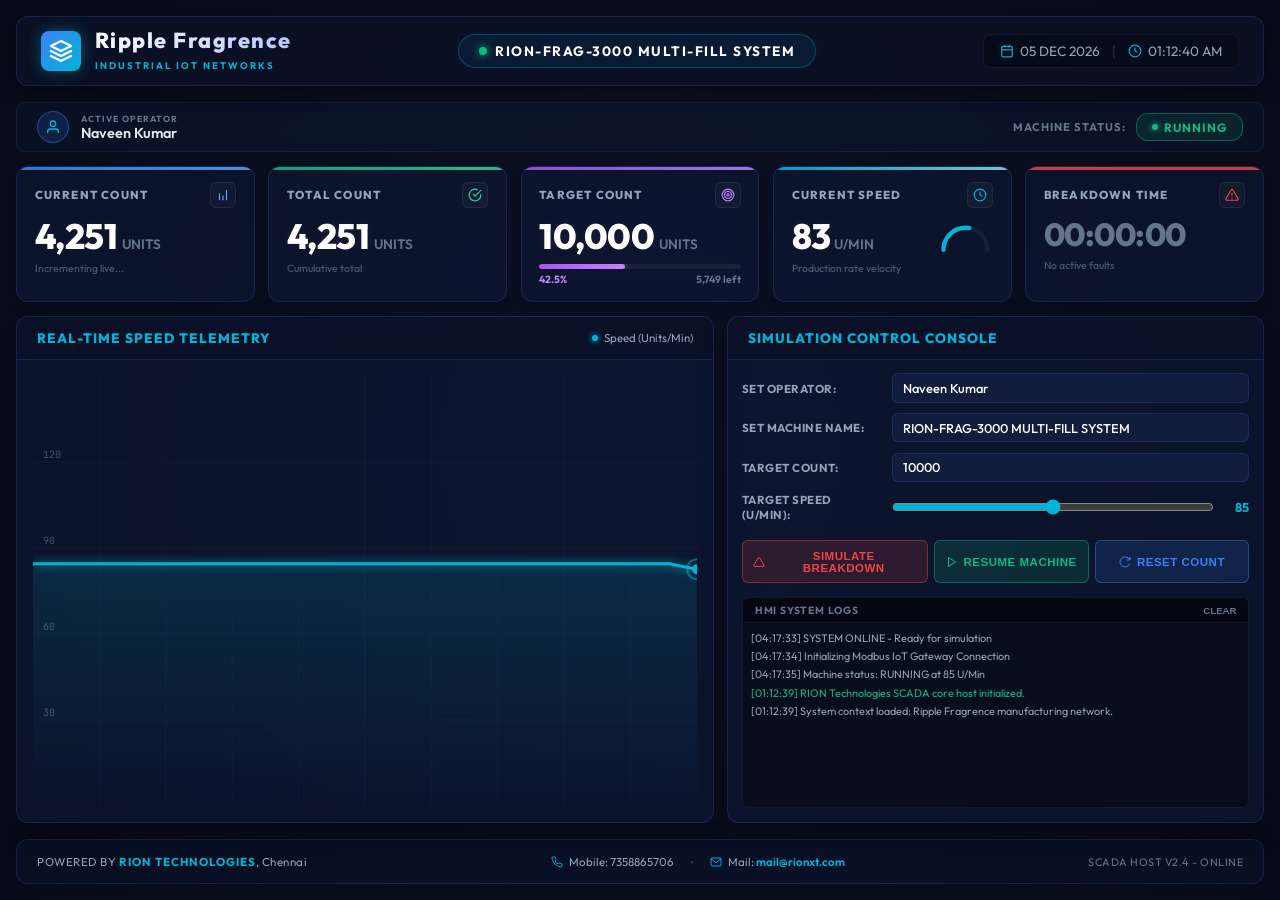
<file: index.html>
<!DOCTYPE html>
<html lang="en" data-theme="dark">
<head>
  <meta charset="UTF-8">
  <meta name="viewport" content="width=device-width, initial-scale=1.0">
  <title>IoT HMI Dashboard - Ripple Fragrence</title>
  <!-- Google Fonts: Outfit for sleek modern headers, JetBrains Mono for industrial numbers -->
  <link rel="preconnect" href="https://fonts.googleapis.com">
  <link rel="preconnect" href="https://fonts.gstatic.com" crossorigin>
  <link href="https://fonts.googleapis.com/css2?family=Outfit:wght@300;400;500;600;700;800&family=JetBrains+Mono:wght@400;500;700;800&display=swap" rel="stylesheet">
  <link rel="stylesheet" href="style.css">
</head>
<body>
  <div class="hmi-container">
    <!-- Header Block -->
    <header class="hmi-header">
      <div class="header-left">
        <div class="company-logo">
          <svg viewBox="0 0 24 24" fill="none" stroke="currentColor" stroke-width="2.5" class="logo-icon">
            <path d="M12 2L2 7l10 5 10-5-10-5zM2 17l10 5 10-5M2 12l10 5 10-5" stroke-linecap="round" stroke-linejoin="round"/>
          </svg>
        </div>
        <div class="company-brand">
          <h1 id="company-name">Ripple Fragrence</h1>
          <span class="brand-tag">INDUSTRIAL IOT NETWORKS</span>
        </div>
      </div>
      
      <div class="header-center">
        <div class="machine-status-tag" id="header-status-badge">
          <span class="status-pulse pulse-running"></span>
          <span id="machine-name-display">RION-FRAG-3000 MULTI-FILL SYSTEM</span>
        </div>
      </div>

      <div class="header-right font-mono">
        <div class="header-datetime">
          <div class="datetime-item">
            <svg viewBox="0 0 24 24" fill="none" stroke="currentColor" stroke-width="2" class="dt-icon">
              <rect x="3" y="4" width="18" height="18" rx="2" ry="2"></rect>
              <line x1="16" y1="2" x2="16" y2="6"></line>
              <line x1="8" y1="2" x2="8" y2="6"></line>
              <line x1="3" y1="10" x2="21" y2="10"></line>
            </svg>
            <span id="live-date">05 JUN 2026</span>
          </div>
          <div class="datetime-separator">|</div>
          <div class="datetime-item">
            <svg viewBox="0 0 24 24" fill="none" stroke="currentColor" stroke-width="2" class="dt-icon">
              <circle cx="12" cy="12" r="10"></circle>
              <polyline points="12 6 12 12 16 14"></polyline>
            </svg>
            <span id="live-time">04:21:05 PM</span>
          </div>
        </div>
      </div>
    </header>

    <!-- HMI Body -->
    <main class="hmi-body">
      <!-- Operator and Core Status Subheader -->
      <section class="hmi-operator-bar">
        <div class="operator-profile">
          <div class="avatar">
            <svg viewBox="0 0 24 24" fill="none" stroke="currentColor" stroke-width="2">
              <path d="M20 21v-2a4 4 0 0 0-4-4H8a4 4 0 0 0-4 4v2"></path>
              <circle cx="12" cy="7" r="4"></circle>
            </svg>
          </div>
          <div class="operator-details">
            <span class="label">ACTIVE OPERATOR</span>
            <span class="value" id="operator-name-display">Naveen Kumar</span>
          </div>
        </div>

        <div class="system-status-indicator">
          <span class="status-indicator-label">MACHINE STATUS:</span>
          <div class="status-pill status-running" id="machine-status-pill">
            <span class="status-dot"></span>
            <span class="status-text" id="machine-status-text">RUNNING</span>
          </div>
        </div>
      </section>

      <!-- Primary Telemetry Grid -->
      <section class="hmi-grid">
        <!-- Telemetry Cards Area -->
        <div class="telemetry-cards">
          <!-- Card: Current Count -->
          <div class="t-card count-card">
            <div class="card-edge-glow"></div>
            <div class="card-header">
              <span class="card-title">CURRENT COUNT</span>
              <div class="card-icon">
                <svg viewBox="0 0 24 24" fill="none" stroke="currentColor" stroke-width="2">
                  <path d="M12 20v-6M6 20V10M18 20V4" stroke-linecap="round" stroke-linejoin="round"/>
                </svg>
              </div>
            </div>
            <div class="card-body">
              <div class="value-container font-mono">
                <span class="value-number" id="val-current-count">0</span>
                <span class="value-unit">Units</span>
              </div>
              <div class="card-footer-info">
                <span>Incrementing live...</span>
              </div>
            </div>
          </div>

          <!-- Card: Total Count -->
          <div class="t-card total-card">
            <div class="card-edge-glow"></div>
            <div class="card-header">
              <span class="card-title">TOTAL COUNT</span>
              <div class="card-icon">
                <svg viewBox="0 0 24 24" fill="none" stroke="currentColor" stroke-width="2">
                  <path d="M22 11.08V12a10 10 0 1 1-5.93-9.14" stroke-linecap="round"/>
                  <polyline points="22 4 12 14.01 9 11.01" stroke-linecap="round" stroke-linejoin="round"/>
                </svg>
              </div>
            </div>
            <div class="card-body">
              <div class="value-container font-mono">
                <span class="value-number" id="val-total-count">4,250</span>
                <span class="value-unit">Units</span>
              </div>
              <div class="card-footer-info">
                <span>Cumulative total</span>
              </div>
            </div>
          </div>

          <!-- Card: Target Count -->
          <div class="t-card target-card">
            <div class="card-edge-glow"></div>
            <div class="card-header">
              <span class="card-title">TARGET COUNT</span>
              <div class="card-icon">
                <svg viewBox="0 0 24 24" fill="none" stroke="currentColor" stroke-width="2">
                  <circle cx="12" cy="12" r="10"></circle>
                  <circle cx="12" cy="12" r="6"></circle>
                  <circle cx="12" cy="12" r="2"></circle>
                </svg>
              </div>
            </div>
            <div class="card-body">
              <div class="value-container font-mono">
                <span class="value-number" id="val-target-count">10,000</span>
                <span class="value-unit">Units</span>
              </div>
              <div class="progress-container">
                <div class="progress-bar-bg">
                  <div class="progress-bar-fill" id="target-progress-bar" style="width: 42.5%;"></div>
                </div>
                <div class="progress-labels">
                  <span class="progress-percentage" id="target-progress-pct">42.5%</span>
                  <span class="progress-remaining" id="target-remaining-count">5,750 left</span>
                </div>
              </div>
            </div>
          </div>

          <!-- Card: Current Machine Speed -->
          <div class="t-card speed-card">
            <div class="card-edge-glow"></div>
            <div class="card-header">
              <span class="card-title">CURRENT SPEED</span>
              <div class="card-icon">
                <svg viewBox="0 0 24 24" fill="none" stroke="currentColor" stroke-width="2">
                  <circle cx="12" cy="12" r="10"></circle>
                  <path d="M12 6v6l4 2"></path>
                </svg>
              </div>
            </div>
            <div class="card-body">
              <div class="speedometer-layout">
                <div class="speed-value font-mono">
                  <span class="value-number" id="val-machine-speed">85</span>
                  <span class="value-unit">U/Min</span>
                </div>
                <div class="speed-gauge-wrapper">
                  <svg viewBox="0 0 100 50" class="gauge-svg">
                    <path d="M10,50 A40,40 0 0,1 90,50" fill="none" stroke="rgba(255,255,255,0.05)" stroke-width="8" stroke-linecap="round"></path>
                    <path id="gauge-fill-arc" d="M10,50 A40,40 0 0,1 90,50" fill="none" stroke="var(--cyan-neon)" stroke-width="8" stroke-linecap="round" stroke-dasharray="125.6" stroke-dashoffset="125.6"></path>
                  </svg>
                </div>
              </div>
              <div class="card-footer-info">
                <span>Production rate velocity</span>
              </div>
            </div>
          </div>

          <!-- Card: Breakdown Time -->
          <div class="t-card breakdown-card">
            <div class="card-edge-glow"></div>
            <div class="card-header">
              <span class="card-title">BREAKDOWN TIME</span>
              <div class="card-icon">
                <svg viewBox="0 0 24 24" fill="none" stroke="currentColor" stroke-width="2">
                  <path d="M10.29 3.86L1.82 18a2 2 0 0 0 1.71 3h16.94a2 2 0 0 0 1.71-3L13.71 3.86a2 2 0 0 0-3.42 0z" stroke-linecap="round" stroke-linejoin="round"/>
                  <line x1="12" y1="9" x2="12" y2="13" stroke-linecap="round"/>
                  <line x1="12" y1="17" x2="12.01" y2="17" stroke-linecap="round"/>
                </svg>
              </div>
            </div>
            <div class="card-body">
              <div class="value-container font-mono">
                <span class="value-number status-normal" id="val-breakdown-time">00:00:00</span>
              </div>
              <div class="card-footer-info">
                <span id="breakdown-status-label">No active faults</span>
              </div>
            </div>
          </div>
        </div>

        <!-- Visual Analytics & Control Center -->
        <div class="visual-analytics">
          <!-- Real-time telemetry chart -->
          <div class="hmi-panel chart-panel">
            <div class="panel-header">
              <h3>REAL-TIME SPEED TELEMETRY</h3>
              <div class="panel-header-controls">
                <span class="legend font-mono"><span class="legend-dot bg-cyan"></span>Speed (Units/Min)</span>
              </div>
            </div>
            <div class="panel-body chart-body">
              <canvas id="live-telemetry-chart"></canvas>
            </div>
          </div>

          <!-- Simulation & Operation Panel -->
          <div class="hmi-panel control-panel">
            <div class="panel-header">
              <h3>SIMULATION CONTROL CONSOLE</h3>
            </div>
            <div class="panel-body console-body">
              <!-- Controls grid -->
              <div class="console-controls">
                <div class="control-row">
                  <label for="input-operator">Set Operator:</label>
                  <input type="text" id="input-operator" value="Naveen Kumar">
                </div>
                
                <div class="control-row">
                  <label for="input-machine">Set Machine Name:</label>
                  <input type="text" id="input-machine" value="RION-FRAG-3000 MULTI-FILL SYSTEM">
                </div>

                <div class="control-row">
                  <label for="input-target">Target Count:</label>
                  <input type="number" id="input-target" value="10000" min="100" max="1000000" step="500">
                </div>

                <div class="control-row">
                  <label for="input-speed-setpoint">Target Speed (U/Min):</label>
                  <div class="slider-wrapper">
                    <input type="range" id="input-speed-setpoint" min="20" max="150" value="85">
                    <span id="speed-setpoint-label" class="font-mono">85</span>
                  </div>
                </div>

                <div class="action-buttons">
                  <button class="hmi-btn btn-warning" id="btn-simulate-breakdown">
                    <svg viewBox="0 0 24 24" fill="none" stroke="currentColor" stroke-width="2" class="btn-icon">
                      <path d="M10.29 3.86L1.82 18a2 2 0 0 0 1.71 3h16.94a2 2 0 0 0 1.71-3L13.71 3.86a2 2 0 0 0-3.42 0z"/>
                    </svg>
                    Simulate Breakdown
                  </button>
                  <button class="hmi-btn btn-success" id="btn-resume-normal">
                    <svg viewBox="0 0 24 24" fill="none" stroke="currentColor" stroke-width="2" class="btn-icon">
                      <polygon points="5 3 19 12 5 21 5 3"/>
                    </svg>
                    Resume Machine
                  </button>
                  <button class="hmi-btn btn-primary" id="btn-reset-counter">
                    <svg viewBox="0 0 24 24" fill="none" stroke="currentColor" stroke-width="2" class="btn-icon">
                      <path d="M21.5 2v6h-6M21.34 15.57a10 10 0 1 1-.57-8.38l5.67-5.67"/>
                    </svg>
                    Reset Count
                  </button>
                </div>
              </div>

              <!-- Live Log -->
              <div class="console-logs">
                <div class="log-header">
                  <span>HMI SYSTEM LOGS</span>
                  <button id="clear-logs-btn">Clear</button>
                </div>
                <div class="log-list font-mono" id="log-console">
                  <div class="log-item">[04:17:33] SYSTEM ONLINE - Ready for simulation</div>
                  <div class="log-item">[04:17:34] Initializing Modbus IoT Gateway Connection</div>
                  <div class="log-item">[04:17:35] Machine status: RUNNING at 85 U/Min</div>
                </div>
              </div>
            </div>
          </div>
        </div>
      </section>
    </main>

    <!-- Footer -->
    <footer class="hmi-footer">
      <div class="footer-left">
        <span class="powered-by">POWERED BY <strong class="rion-text">RION TECHNOLOGIES</strong>, Chennai</span>
      </div>
      
      <div class="footer-center">
        <div class="contact-item">
          <svg viewBox="0 0 24 24" fill="none" stroke="currentColor" stroke-width="2" class="footer-icon">
            <path d="M22 16.92v3a2 2 0 0 1-2.18 2 19.79 19.79 0 0 1-8.63-3.07 19.5 19.5 0 0 1-6-6 19.79 19.79 0 0 1-3.07-8.67A2 2 0 0 1 4.11 2h3a2 2 0 0 1 2 1.72 12.84 12.84 0 0 0 .7 2.81 2 2 0 0 1-.45 2.11L8.09 9.91a16 16 0 0 0 6 6l1.27-1.27a2 2 0 0 1 2.11-.45 12.84 12.84 0 0 0 2.81.7A2 2 0 0 1 22 16.92z"/>
          </svg>
          <span class="contact-value">Mobile: 7358865706</span>
        </div>
        <div class="footer-separator">•</div>
        <div class="contact-item">
          <svg viewBox="0 0 24 24" fill="none" stroke="currentColor" stroke-width="2" class="footer-icon">
            <path d="M4 4h16c1.1 0 2 .9 2 2v12c0 1.1-.9 2-2 2H4c-1.1 0-2-.9-2-2V6c0-1.1.9-2 2-2z"/>
            <polyline points="22,6 12,13 2,6"/>
          </svg>
          <span class="contact-value">Mail: <a href="mailto:mail@rionxt.com">mail@rionxt.com</a></span>
        </div>
      </div>

      <div class="footer-right">
        <span class="system-ver font-mono">SCADA HOST V2.4 - ONLINE</span>
      </div>
    </footer>
  </div>

  <script src="app.js"></script>
</body>
</html>
</file>
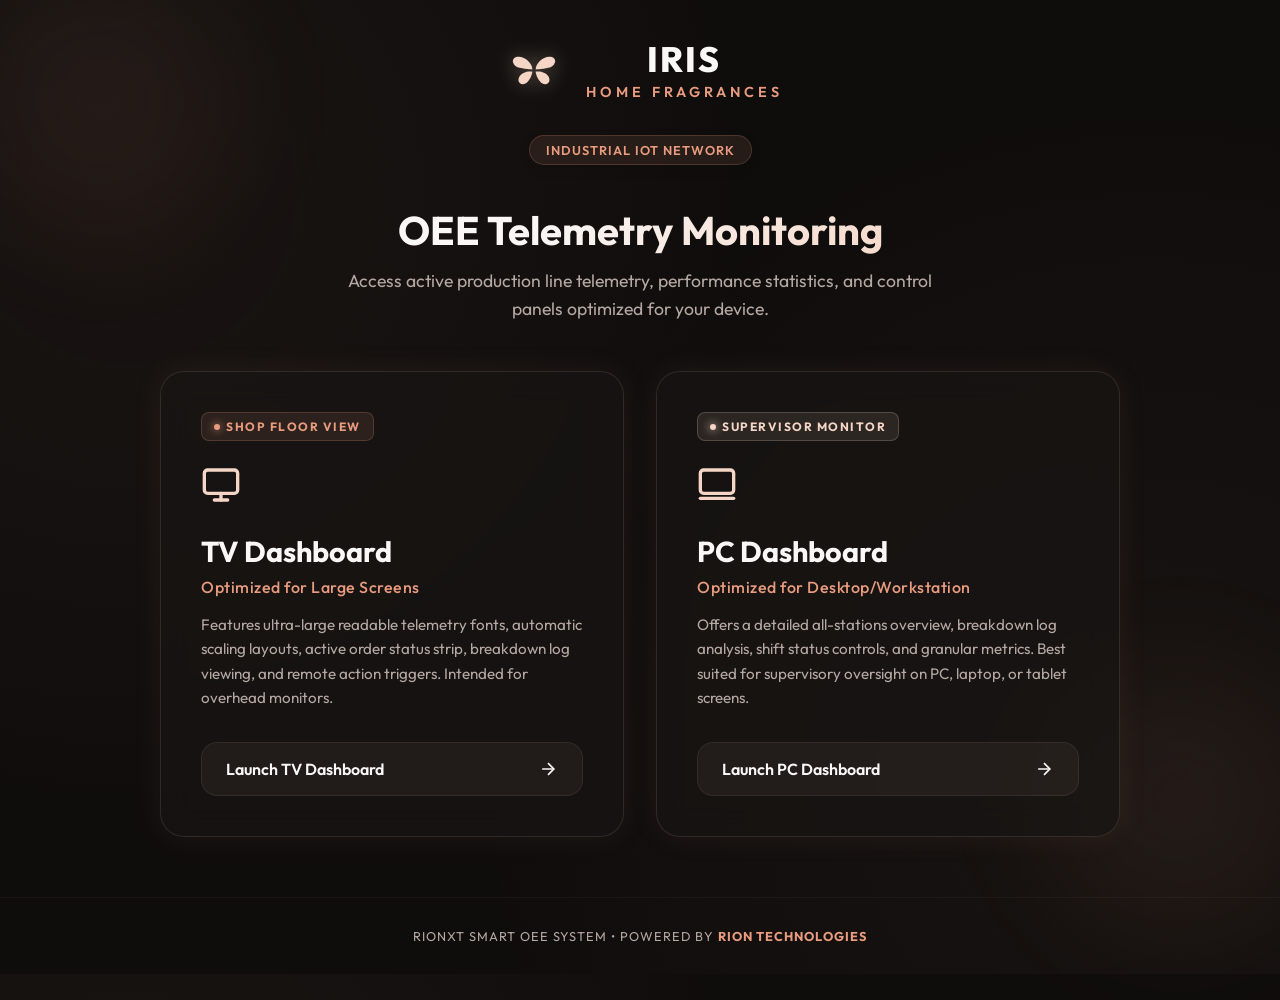
<file: RIPPLE_IOT_MASTER/index.html>
<!DOCTYPE html>
<html lang="en">
<head>
  <meta charset="UTF-8">
  <meta name="viewport" content="width=device-width, initial-scale=1.0">
  <title>IRIS IoT OEE Monitoring Portal</title>
  <meta name="description" content="Industrial IoT HMI and OEE Monitoring Dashboards for Ripple Fragrances. Select between the TV Display and PC Monitor views.">
  
  <!-- Google Fonts: Outfit for sleek modern headers -->
  <link rel="preconnect" href="https://fonts.googleapis.com">
  <link rel="preconnect" href="https://fonts.gstatic.com" crossorigin>
  <link href="https://fonts.googleapis.com/css2?family=Outfit:wght@300;400;500;600;700;800&display=swap" rel="stylesheet">

  <style>
    :root {
      --bg-dark: #0f0d0c;
      --bg-panel: rgba(26, 22, 20, 0.65);
      --bg-panel-hover: rgba(36, 30, 27, 0.85);
      --border-color: rgba(245, 214, 198, 0.12);
      --border-color-hover: rgba(245, 214, 198, 0.3);
      --primary-peach: #f5d6c6;
      --accent-peach: #e89b7e;
      --text-white: #faf8f7;
      --text-muted: #b5a8a3;
      --radius-md: 16px;
      --radius-lg: 24px;
      --transition-smooth: all 0.4s cubic-bezier(0.16, 1, 0.3, 1);
      --shadow-glow: 0 0 30px rgba(232, 155, 126, 0.08);
      --shadow-glow-hover: 0 0 40px rgba(232, 155, 126, 0.18);
    }

    * {
      box-sizing: border-box;
      margin: 0;
      padding: 0;
    }

    body {
      background-color: var(--bg-dark);
      background-image: 
        radial-gradient(circle at 10% 20%, rgba(232, 155, 126, 0.05) 0%, transparent 45%),
        radial-gradient(circle at 90% 80%, rgba(232, 155, 126, 0.04) 0%, transparent 50%);
      color: var(--text-white);
      font-family: 'Outfit', sans-serif;
      min-height: 100vh;
      display: flex;
      flex-direction: column;
      justify-content: space-between;
      align-items: center;
      overflow-x: hidden;
    }

    /* Ambient Glowing Orbs */
    .glow-orb {
      position: absolute;
      width: 400px;
      height: 400px;
      border-radius: 50%;
      background: radial-gradient(circle, rgba(232, 155, 126, 0.08) 0%, transparent 70%);
      pointer-events: none;
      z-index: 1;
      filter: blur(40px);
    }
    .glow-orb-1 { top: -100px; left: -100px; }
    .glow-orb-2 { bottom: -100px; right: -100px; }

    header {
      width: 100%;
      max-width: 1200px;
      padding: 40px 24px 20px;
      display: flex;
      flex-direction: column;
      align-items: center;
      text-align: center;
      z-index: 10;
    }

    .brand-container {
      display: flex;
      align-items: center;
      gap: 16px;
      margin-bottom: 24px;
    }

    .brand-logo-svg {
      width: 72px;
      height: 55px;
      fill: var(--primary-peach);
      filter: drop-shadow(0 0 10px rgba(245, 214, 198, 0.35));
      animation: pulseLogo 3s ease-in-out infinite alternate;
    }

    .brand-text h1 {
      font-size: 2.2rem;
      font-weight: 800;
      letter-spacing: 2px;
      color: var(--text-white);
      text-transform: uppercase;
      line-height: 1.1;
    }

    .brand-text span {
      font-size: 0.9rem;
      color: var(--accent-peach);
      letter-spacing: 4px;
      font-weight: 600;
      text-transform: uppercase;
      display: block;
      margin-top: 4px;
    }

    .header-tag {
      background: rgba(232, 155, 126, 0.1);
      border: 1px solid rgba(232, 155, 126, 0.2);
      color: var(--accent-peach);
      padding: 6px 16px;
      border-radius: 30px;
      font-size: 0.8rem;
      font-weight: 600;
      letter-spacing: 1px;
      text-transform: uppercase;
      margin-top: 10px;
      box-shadow: 0 4px 12px rgba(0, 0, 0, 0.1);
    }

    .portal-main {
      flex: 1;
      width: 100%;
      max-width: 1200px;
      display: flex;
      flex-direction: column;
      justify-content: center;
      align-items: center;
      padding: 20px 24px 60px;
      z-index: 10;
    }

    .portal-title-block {
      text-align: center;
      margin-bottom: 48px;
    }

    .portal-title-block h2 {
      font-size: 2.5rem;
      font-weight: 700;
      color: var(--text-white);
      margin-bottom: 12px;
      background: linear-gradient(135deg, var(--text-white) 30%, var(--primary-peach) 100%);
      -webkit-background-clip: text;
      -webkit-text-fill-color: transparent;
    }

    .portal-title-block p {
      color: var(--text-muted);
      font-size: 1.1rem;
      max-width: 600px;
      margin: 0 auto;
      line-height: 1.6;
    }

    .portal-grid {
      display: grid;
      grid-template-columns: 1fr;
      gap: 32px;
      width: 100%;
      max-width: 960px;
    }

    @media (min-width: 768px) {
      .portal-grid {
        grid-template-columns: 1fr 1fr;
      }
    }

    .portal-card {
      background: var(--bg-panel);
      backdrop-filter: blur(16px);
      -webkit-backdrop-filter: blur(16px);
      border: 1px solid var(--border-color);
      border-radius: var(--radius-lg);
      padding: 40px;
      display: flex;
      flex-direction: column;
      justify-content: space-between;
      transition: var(--transition-smooth);
      position: relative;
      overflow: hidden;
      box-shadow: var(--shadow-glow);
      cursor: pointer;
    }

    .portal-card::before {
      content: '';
      position: absolute;
      top: 0;
      left: 0;
      width: 100%;
      height: 100%;
      background: linear-gradient(180deg, rgba(232, 155, 126, 0.03) 0%, transparent 100%);
      opacity: 0;
      transition: var(--transition-smooth);
    }

    .portal-card:hover {
      transform: translateY(-8px);
      border-color: var(--border-color-hover);
      box-shadow: var(--shadow-glow-hover);
      background: var(--bg-panel-hover);
    }

    .portal-card:hover::before {
      opacity: 1;
    }

    .card-badge {
      align-self: flex-start;
      padding: 6px 12px;
      border-radius: 8px;
      font-size: 0.75rem;
      font-weight: 700;
      letter-spacing: 1.5px;
      text-transform: uppercase;
      margin-bottom: 24px;
      display: flex;
      align-items: center;
      gap: 6px;
    }

    .badge-tv {
      background: rgba(232, 155, 126, 0.1);
      border: 1px solid rgba(232, 155, 126, 0.2);
      color: var(--accent-peach);
    }

    .badge-pc {
      background: rgba(245, 214, 198, 0.1);
      border: 1px solid rgba(245, 214, 198, 0.2);
      color: var(--primary-peach);
    }

    .pulse-dot {
      width: 6px;
      height: 6px;
      background-color: currentColor;
      border-radius: 50%;
      display: inline-block;
      box-shadow: 0 0 8px currentColor;
      animation: pulseGlow 1.5s infinite alternate;
    }

    .card-content {
      margin-bottom: 32px;
    }

    .card-icon {
      margin-bottom: 24px;
      color: var(--primary-peach);
      transition: var(--transition-smooth);
    }

    .portal-card:hover .card-icon {
      transform: scale(1.1);
      color: var(--accent-peach);
    }

    .card-content h3 {
      font-size: 1.8rem;
      font-weight: 700;
      color: var(--text-white);
      margin-bottom: 8px;
    }

    .card-content h4 {
      font-size: 1rem;
      font-weight: 500;
      color: var(--accent-peach);
      margin-bottom: 16px;
      letter-spacing: 0.5px;
    }

    .card-content p {
      color: var(--text-muted);
      font-size: 0.95rem;
      line-height: 1.6;
    }

    .card-action {
      display: flex;
      align-items: center;
      justify-content: space-between;
      font-weight: 600;
      font-size: 1rem;
      color: var(--text-white);
      padding: 16px 24px;
      border-radius: var(--radius-md);
      background: rgba(245, 214, 198, 0.05);
      border: 1px solid rgba(245, 214, 198, 0.08);
      transition: var(--transition-smooth);
    }

    .portal-card:hover .card-action {
      background: var(--accent-peach);
      color: #0f0d0c;
      border-color: var(--accent-peach);
      box-shadow: 0 8px 24px rgba(232, 155, 126, 0.25);
    }

    .arrow-icon {
      width: 20px;
      height: 20px;
      fill: none;
      stroke: currentColor;
      stroke-width: 2;
      transition: var(--transition-smooth);
    }

    .portal-card:hover .arrow-icon {
      transform: translateX(4px);
    }

    footer {
      padding: 30px;
      color: var(--text-muted);
      font-size: 0.8rem;
      letter-spacing: 1px;
      text-transform: uppercase;
      text-align: center;
      border-top: 1px solid rgba(245, 214, 198, 0.04);
      width: 100%;
      z-index: 10;
    }

    footer strong {
      color: var(--accent-peach);
    }

    @keyframes pulseLogo {
      from {
        transform: scale(1);
        filter: drop-shadow(0 0 10px rgba(245, 214, 198, 0.3));
      }
      to {
        transform: scale(1.03);
        filter: drop-shadow(0 0 16px rgba(245, 214, 198, 0.55));
      }
    }

    @keyframes pulseGlow {
      from { opacity: 0.4; }
      to { opacity: 1; }
    }
  </style>
</head>
<body>
  
  <div class="glow-orb glow-orb-1"></div>
  <div class="glow-orb glow-orb-2"></div>

  <header>
    <div class="brand-container">
      <svg class="brand-logo-svg" viewBox="0 0 100 100" xmlns="http://www.w3.org/2000/svg">
        <!-- Butterfly Wing Path from design -->
        <path d="M 47,48 C 47,38 35,25 22,25 C 9,25 8,38 20,44 C 30,47 47,48 47,48 Z" />
        <path d="M 53,48 C 53,38 65,25 78,25 C 91,25 92,38 80,44 C 70,47 53,48 53,48 Z" />
        <path d="M 47,52 C 47,58 40,75 30,75 C 20,75 18,62 30,55 C 38,50 47,52 47,52 Z" />
        <path d="M 53,52 C 53,58 60,75 70,75 C 80,75 82,62 70,55 C 62,50 53,52 53,52 Z" />
      </svg>
      <div class="brand-text">
        <h1>IRIS</h1>
        <span>home fragrances</span>
      </div>
    </div>
    <div class="header-tag">Industrial IoT Network</div>
  </header>

  <main class="portal-main">
    <div class="portal-title-block">
      <h2>OEE Telemetry Monitoring</h2>
      <p>Access active production line telemetry, performance statistics, and control panels optimized for your device.</p>
    </div>

    <div class="portal-grid">
      <!-- TV Dashboard Selection -->
      <div class="portal-card" onclick="window.location.href='./tv_dashboard/'">
        <div class="card-badge badge-tv">
          <span class="pulse-dot"></span> Shop Floor View
        </div>
        <div class="card-content">
          <div class="card-icon">
            <svg width="40" height="40" viewBox="0 0 24 24" fill="none" stroke="currentColor" stroke-width="2" stroke-linecap="round" stroke-linejoin="round">
              <rect x="2" y="3" width="20" height="14" rx="2" ry="2"/>
              <line x1="8" y1="21" x2="16" y2="21"/>
              <line x1="12" y1="17" x2="12" y2="21"/>
            </svg>
          </div>
          <h3>TV Dashboard</h3>
          <h4>Optimized for Large Screens</h4>
          <p>Features ultra-large readable telemetry fonts, automatic scaling layouts, active order status strip, breakdown log viewing, and remote action triggers. Intended for overhead monitors.</p>
        </div>
        <div class="card-action">
          <span>Launch TV Dashboard</span>
          <svg class="arrow-icon" viewBox="0 0 24 24">
            <line x1="5" y1="12" x2="19" y2="12"/>
            <polyline points="12 5 19 12 12 19"/>
          </svg>
        </div>
      </div>

      <!-- PC Dashboard Selection -->
      <div class="portal-card" onclick="window.location.href='./pc_dashboard/'">
        <div class="card-badge badge-pc">
          <span class="pulse-dot"></span> Supervisor Monitor
        </div>
        <div class="card-content">
          <div class="card-icon">
            <svg width="40" height="40" viewBox="0 0 24 24" fill="none" stroke="currentColor" stroke-width="2" stroke-linecap="round" stroke-linejoin="round">
              <rect x="2" y="3" width="20" height="14" rx="2" ry="2"/>
              <path d="M2 20h20"/>
            </svg>
          </div>
          <h3>PC Dashboard</h3>
          <h4>Optimized for Desktop/Workstation</h4>
          <p>Offers a detailed all-stations overview, breakdown log analysis, shift status controls, and granular metrics. Best suited for supervisory oversight on PC, laptop, or tablet screens.</p>
        </div>
        <div class="card-action">
          <span>Launch PC Dashboard</span>
          <svg class="arrow-icon" viewBox="0 0 24 24">
            <line x1="5" y1="12" x2="19" y2="12"/>
            <polyline points="12 5 19 12 12 19"/>
          </svg>
        </div>
      </div>
    </div>
  </main>

  <footer>
    RionXT Smart OEE System &bull; Powered by <strong>Rion Technologies</strong>
  </footer>

</body>
</html>
</file>
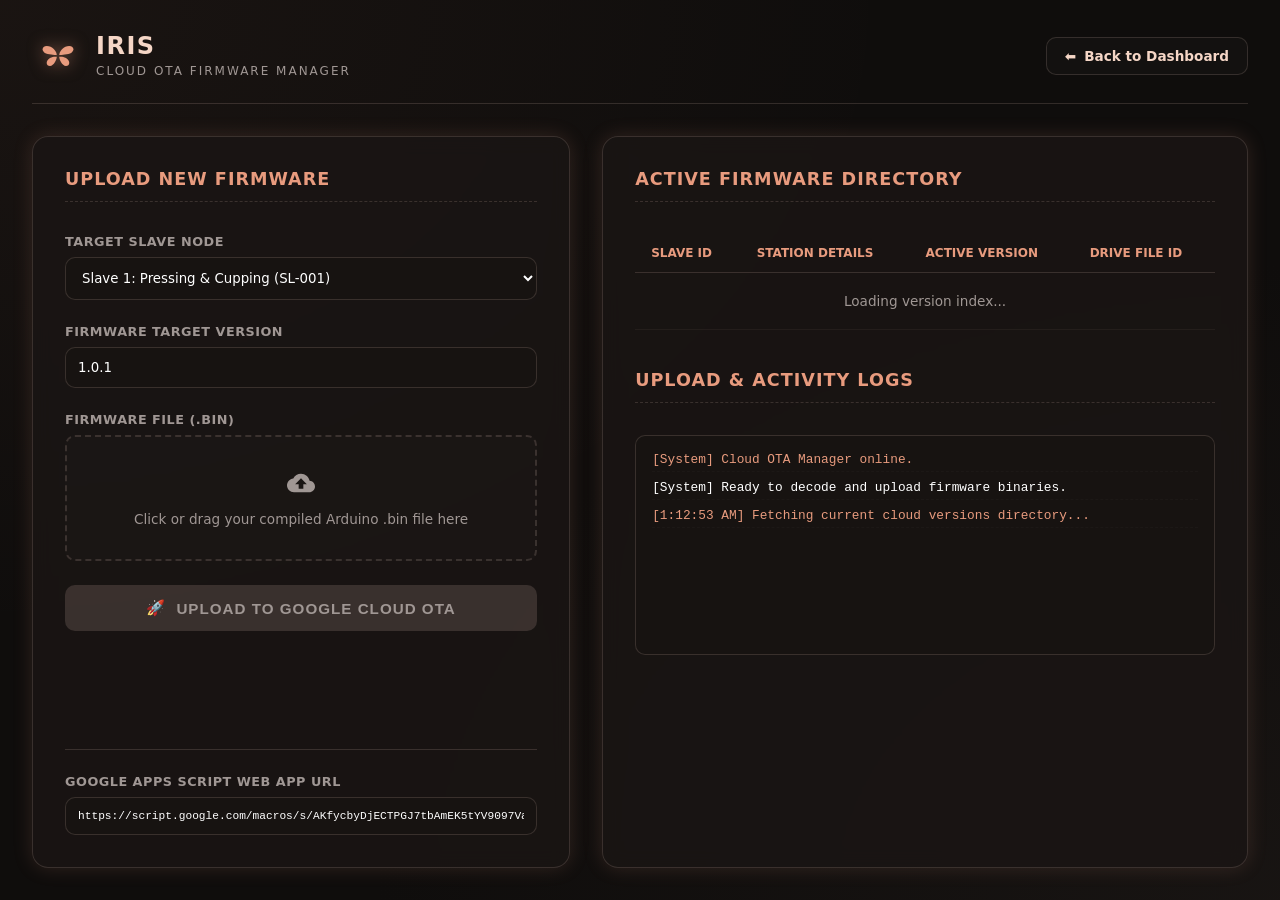
<file: RIPPLE_IOT_MASTER/ota.html>
<!DOCTYPE html>
<html lang="en">
<head>
  <meta charset="UTF-8">
  <meta name="viewport" content="width=device-width, initial-scale=1.0">
  <title>IRIS Ripple IoT - Cloud OTA Manager</title>
  <style>
    :root {
      --bg-dark: #0f0d0c;
      --bg-dark-accent: #171311;
      --bg-panel: rgba(26, 22, 20, 0.85);
      --border-color: rgba(245, 214, 198, 0.15);
      --text-white: #ffffff;
      --text-muted: #a09794;
      --accent-peach: #e89b7e;
      --primary-peach: #f5d6c6;
      --status-running: #10b981;
      --status-breakdown: #ef4448;
      --font-sans: 'Inter', system-ui, -apple-system, sans-serif;
      --font-mono: 'Fira Code', 'Courier New', monospace;
      --radius-md: 10px;
      --radius-lg: 16px;
      --transition-smooth: all 0.3s cubic-bezier(0.4, 0, 0.2, 1);
      --shadow-glow: 0 0 20px rgba(232, 155, 126, 0.15);
    }

    * {
      box-sizing: border-box;
      margin: 0;
      padding: 0;
    }

    body {
      background-color: var(--bg-dark);
      color: var(--text-white);
      font-family: var(--font-sans);
      min-height: 100vh;
      display: flex;
      flex-direction: column;
      padding: 2rem;
      background-image: 
        radial-gradient(at 0% 0%, rgba(232, 155, 126, 0.05) 0px, transparent 50%),
        radial-gradient(at 100% 100%, rgba(26, 22, 20, 0.8) 0px, transparent 50%);
    }

    header {
      display: flex;
      justify-content: space-between;
      align-items: center;
      border-bottom: 1px solid var(--border-color);
      padding-bottom: 1.5rem;
      margin-bottom: 2rem;
    }

    .brand-container {
      display: flex;
      align-items: center;
      gap: 12px;
    }

    .brand-logo-svg {
      width: 52px;
      height: 40px;
      fill: var(--accent-peach);
      filter: drop-shadow(0 0 8px rgba(232, 155, 126, 0.5));
    }

    .brand-text h1 {
      font-size: 1.5rem;
      font-weight: 700;
      letter-spacing: 1.5px;
      color: var(--primary-peach);
    }

    .brand-text span {
      font-size: 0.75rem;
      color: var(--text-muted);
      text-transform: uppercase;
      letter-spacing: 2px;
    }

    .back-btn {
      padding: 10px 18px;
      border: 1px solid var(--border-color);
      background: rgba(255, 255, 255, 0.02);
      color: var(--primary-peach);
      border-radius: var(--radius-md);
      cursor: pointer;
      text-decoration: none;
      font-size: 0.85rem;
      font-weight: 600;
      display: flex;
      align-items: center;
      gap: 8px;
      transition: var(--transition-smooth);
    }

    .back-btn:hover {
      border-color: var(--accent-peach);
      background: rgba(245, 214, 198, 0.05);
      transform: translateX(-2px);
    }

    .main-grid {
      display: grid;
      grid-template-columns: 1fr 1.2fr;
      gap: 2rem;
      flex: 1;
    }

    .panel {
      background: var(--bg-panel);
      border: 1px solid var(--border-color);
      border-radius: var(--radius-lg);
      padding: 2rem;
      display: flex;
      flex-direction: column;
      gap: 1.5rem;
      box-shadow: var(--shadow-glow);
      backdrop-filter: blur(10px);
    }

    .panel-title {
      font-size: 1.1rem;
      font-weight: 600;
      text-transform: uppercase;
      letter-spacing: 1px;
      color: var(--accent-peach);
      border-bottom: 1px dashed var(--border-color);
      padding-bottom: 0.75rem;
      margin-bottom: 0.5rem;
    }

    .form-group {
      display: flex;
      flex-direction: column;
      gap: 8px;
    }

    .form-group label {
      font-size: 0.8rem;
      color: var(--text-muted);
      text-transform: uppercase;
      letter-spacing: 0.5px;
      font-weight: 600;
    }

    .input-field, select {
      width: 100%;
      padding: 12px;
      background: var(--bg-dark-accent);
      border: 1px solid var(--border-color);
      border-radius: var(--radius-md);
      color: var(--text-white);
      outline: none;
      font-family: var(--font-sans);
      transition: var(--transition-smooth);
    }

    .input-field:focus, select:focus {
      border-color: var(--accent-peach);
      box-shadow: 0 0 10px rgba(232, 155, 126, 0.1);
    }

    .file-drop-area {
      border: 2px dashed var(--border-color);
      border-radius: var(--radius-md);
      padding: 2rem;
      text-align: center;
      cursor: pointer;
      background: rgba(255, 255, 255, 0.01);
      transition: var(--transition-smooth);
    }

    .file-drop-area:hover, .file-drop-area.dragover {
      border-color: var(--accent-peach);
      background: rgba(232, 155, 126, 0.03);
    }

    .file-drop-area span {
      display: block;
      color: var(--text-muted);
      font-size: 0.85rem;
      margin-top: 10px;
    }

    .submit-btn {
      width: 100%;
      padding: 14px;
      background: var(--accent-peach);
      border: none;
      border-radius: var(--radius-md);
      color: var(--bg-dark);
      font-weight: 700;
      font-size: 0.95rem;
      cursor: pointer;
      text-transform: uppercase;
      letter-spacing: 1px;
      transition: var(--transition-smooth);
      display: flex;
      align-items: center;
      justify-content: center;
      gap: 10px;
    }

    .submit-btn:hover {
      background: var(--primary-peach);
      box-shadow: 0 0 15px rgba(232, 155, 126, 0.4);
    }

    .submit-btn:disabled {
      background: var(--border-color);
      color: var(--text-muted);
      cursor: not-allowed;
      box-shadow: none;
    }

    .progress-bar-container {
      width: 100%;
      height: 6px;
      background: var(--bg-dark-accent);
      border-radius: 3px;
      overflow: hidden;
      display: none;
    }

    .progress-bar-fill {
      height: 100%;
      background: var(--status-running);
      width: 0%;
      transition: width 0.1s ease;
    }

    /* Logs & Directory styling */
    .status-log {
      flex: 1;
      background: var(--bg-dark-accent);
      border: 1px solid var(--border-color);
      border-radius: var(--radius-md);
      padding: 1rem;
      overflow-y: auto;
      max-height: 220px;
      list-style: none;
      display: flex;
      flex-direction: column;
      gap: 8px;
      font-family: var(--font-mono);
      font-size: 0.8rem;
    }

    .log-entry {
      border-bottom: 1px dashed rgba(255, 255, 255, 0.02);
      padding-bottom: 4px;
    }
    .log-entry.success { color: var(--status-running); }
    .log-entry.error { color: var(--status-breakdown); }
    .log-entry.info { color: var(--accent-peach); }

    .table-container {
      width: 100%;
      overflow-x: auto;
    }

    table {
      width: 100%;
      border-collapse: collapse;
      text-align: left;
      font-size: 0.85rem;
    }

    th {
      padding: 12px 16px;
      border-bottom: 1px solid var(--border-color);
      color: var(--accent-peach);
      font-weight: 600;
      text-transform: uppercase;
      font-size: 0.75rem;
    }

    td {
      padding: 14px 16px;
      border-bottom: 1px solid rgba(245, 214, 198, 0.05);
      color: var(--text-white);
    }

    tr:hover td {
      background: rgba(255, 255, 255, 0.01);
    }

    .badge {
      padding: 3px 8px;
      border-radius: 4px;
      font-weight: bold;
      font-family: var(--font-mono);
      font-size: 0.75rem;
      background: rgba(245, 214, 198, 0.1);
      color: var(--primary-peach);
    }

    .action-link {
      color: var(--accent-peach);
      text-decoration: none;
      font-weight: 600;
    }
    .action-link:hover {
      text-decoration: underline;
    }

    /* Floating script url indicator */
    .script-config {
      margin-top: auto;
      padding-top: 1.5rem;
      border-top: 1px solid var(--border-color);
    }
  </style>
</head>
<body>

  <!-- Top Header -->
  <header>
    <div class="brand-container">
      <svg class="brand-logo-svg" viewBox="0 0 100 100" xmlns="http://www.w3.org/2000/svg">
        <!-- Top-Left Wing -->
        <path d="M 47,48 C 47,38 35,25 22,25 C 9,25 8,38 20,44 C 30,47 47,48 47,48 Z" />
        <!-- Top-Right Wing -->
        <path d="M 53,48 C 53,38 65,25 78,25 C 91,25 92,38 80,44 C 70,47 53,48 53,48 Z" />
        <!-- Bottom-Left Wing -->
        <path d="M 47,52 C 47,58 40,75 30,75 C 20,75 18,62 30,55 C 38,50 47,52 47,52 Z" />
        <!-- Bottom-Right Wing -->
        <path d="M 53,52 C 53,58 60,75 70,75 C 80,75 82,62 70,55 C 62,50 53,52 53,52 Z" />
      </svg>
      <div class="brand-text">
        <h1>IRIS</h1>
        <span>Cloud OTA Firmware Manager</span>
      </div>
    </div>
    <a href="index.html" class="back-btn">
      <span>⬅</span> Back to Dashboard
    </a>
  </header>

  <!-- Main Grid Layout -->
  <div class="main-grid">
    
    <!-- Left Column: Upload Panel -->
    <div class="panel">
      <h3 class="panel-title">Upload New Firmware</h3>
      
      <div class="form-group">
        <label for="slave-select">Target Slave Node</label>
        <select id="slave-select">
          <option value="SL-001">Slave 1: Pressing & Cupping (SL-001)</option>
          <option value="SL-002">Slave 2: Cupping Station (SL-002)</option>
          <option value="SL-003">Slave 3: Pouching & Sealing (SL-003)</option>
          <option value="SL-004">Slave 4: Labelling & Box Packaging (SL-004)</option>
        </select>
      </div>

      <div class="form-group">
        <label for="version-input">Firmware Target Version</label>
        <input type="text" id="version-input" class="input-field" placeholder="e.g. 1.0.1" value="1.0.1">
      </div>

      <div class="form-group">
        <label>Firmware File (.bin)</label>
        <div class="file-drop-area" id="drop-area">
          <svg width="28" height="28" fill="var(--text-muted)" viewBox="0 0 24 24" style="margin: 0 auto;">
            <path d="M19.35 10.04C18.67 6.59 15.64 4 12 4 9.11 4 6.6 5.64 5.35 8.04 2.34 8.36 0 10.91 0 14c0 3.31 2.69 6 6 6h13c2.76 0 5-2.24 5-5 0-2.64-2.05-4.78-4.65-4.96zM14 13v4h-4v-4H7l5-5 5 5h-3z"/>
          </svg>
          <span id="file-label">Click or drag your compiled Arduino .bin file here</span>
          <input type="file" id="file-input" accept=".bin" style="display: none;">
        </div>
      </div>

      <div class="progress-bar-container" id="progress-container">
        <div class="progress-bar-fill" id="progress-fill"></div>
      </div>

      <button class="submit-btn" id="upload-btn" disabled>
        <span>🚀</span> Upload to Google Cloud OTA
      </button>

      <!-- Web App Script Configuration -->
      <div class="script-config form-group">
        <label for="script-url-input">Google Apps Script Web App URL</label>
        <input type="text" id="script-url-input" class="input-field" style="font-size:0.7rem; font-family:var(--font-mono);" value="https://script.google.com/macros/s/AKfycbyDjECTPGJ7tbAmEK5tYV9097VapxrKPk7tDWYDgNBZ/exec">
      </div>
    </div>

    <!-- Right Column: Status Log & Versions Table -->
    <div class="panel" style="justify-content: flex-start;">
      <h3 class="panel-title">Active Firmware Directory</h3>
      
      <!-- Table displaying currently configured versions on Apps Script -->
      <div class="table-container">
        <table>
          <thead>
            <tr>
              <th>Slave ID</th>
              <th>Station Details</th>
              <th>Active Version</th>
              <th>Drive File ID</th>
            </tr>
          </thead>
          <tbody id="versions-table-body">
            <tr><td colspan="4" style="text-align: center; color: var(--text-muted); padding: 20px 0;">Loading version index...</td></tr>
          </tbody>
        </table>
      </div>

      <h3 class="panel-title" style="margin-top: 1rem;">Upload & Activity Logs</h3>
      <ul class="status-log" id="log-list">
        <li class="log-entry info">[System] Cloud OTA Manager online.</li>
        <li class="log-entry">[System] Ready to decode and upload firmware binaries.</li>
      </ul>
    </div>

  </div>

  <script>
    const scriptUrlInput = document.getElementById('script-url-input');
    const fileInput = document.getElementById('file-input');
    const dropArea = document.getElementById('drop-area');
    const uploadBtn = document.getElementById('upload-btn');
    const fileLabel = document.getElementById('file-label');
    const progressContainer = document.getElementById('progress-container');
    const progressFill = document.getElementById('progress-fill');
    const logList = document.getElementById('log-list');

    let selectedFile = null;

    // Load active versions from Google Apps Script
    async function loadActiveVersions() {
      const scriptUrl = scriptUrlInput.value.trim();
      if (!scriptUrl) return;

      addLog("Fetching current cloud versions directory...", "info");
      
      // Use JSONP script injection to bypass CORS restrictions
      const callbackName = "handleVersionsResponse";
      window[callbackName] = function(data) {
        // Cleanup script tag
        const scriptTag = document.getElementById('jsonp-script');
        if (scriptTag) scriptTag.remove();
        delete window[callbackName];

        const tbody = document.getElementById('versions-table-body');
        tbody.innerHTML = '';

        const descriptions = {
          "SL-001": "Slave 1: Pressing & Cupping",
          "SL-002": "Slave 2: Cupping Station",
          "SL-003": "Slave 3: Pouching & Sealing",
          "SL-004": "Slave 4: Labelling & Box Packaging"
        };

        let hasData = false;
        for (let id in data) {
          hasData = true;
          const details = data[id];
          const tr = document.createElement('tr');
          const fileLink = details.file_id ? `<a href="https://drive.google.com/uc?export=download&id=${details.file_id}" target="_blank" class="action-link">${details.file_id.substring(0, 12)}... ⬇️</a>` : '<span style="color:var(--status-breakdown);">No file uploaded</span>';
          
          tr.innerHTML = `
            <td><strong style="color: var(--accent-peach);">${id}</strong></td>
            <td><span style="font-size:0.8rem; color:var(--text-muted);">${descriptions[id] || ""}</span></td>
            <td><span class="badge">${details.version}</span></td>
            <td>${fileLink}</td>
          `;
          tbody.appendChild(tr);
        }

        if (!hasData) {
          tbody.innerHTML = `<tr><td colspan="4" style="text-align: center; color: var(--text-muted); padding: 20px 0;">No version index found.</td></tr>`;
        }
        addLog("Versions directory updated.", "success");
      };

      const script = document.createElement('script');
      script.id = 'jsonp-script';
      script.src = `${scriptUrl}?action=get_versions&callback=${callbackName}&_t=${Date.now()}`;
      document.body.appendChild(script);
    }

    // Logger
    function addLog(message, type = '') {
      const li = document.createElement('li');
      li.className = `log-entry ${type}`;
      const time = new Date().toLocaleTimeString();
      li.innerText = `[${time}] ${message}`;
      logList.appendChild(li);
      logList.scrollTop = logList.scrollHeight;
    }

    // Drag and drop event handlers
    ['dragenter', 'dragover'].forEach(eventName => {
      dropArea.addEventListener(eventName, (e) => {
        e.preventDefault();
        dropArea.classList.add('dragover');
      }, false);
    });

    ['dragleave', 'drop'].forEach(eventName => {
      dropArea.addEventListener(eventName, (e) => {
        e.preventDefault();
        dropArea.classList.remove('dragover');
      }, false);
    });

    dropArea.addEventListener('drop', (e) => {
      const dt = e.dataTransfer;
      const files = dt.files;
      if (files.length > 0) {
        handleFileSelect(files[0]);
      }
    });

    dropArea.addEventListener('click', () => fileInput.click());

    fileInput.addEventListener('change', (e) => {
      if (e.target.files.length > 0) {
        handleFileSelect(e.target.files[0]);
      }
    });

    function handleFileSelect(file) {
      if (!file.name.endsWith('.bin')) {
        addLog("Error: Selected file is not a valid compiled Arduino binary (.bin).", "error");
        selectedFile = null;
        fileLabel.innerText = "Click or drag your compiled Arduino .bin file here";
        uploadBtn.disabled = true;
        return;
      }

      selectedFile = file;
      const sizeMB = (file.size / (1024 * 1024)).toFixed(2);
      fileLabel.innerText = `${file.name} (${sizeMB} MB)`;
      addLog(`Selected file: ${file.name} (${sizeMB} MB)`, "info");
      uploadBtn.disabled = false;
    }

    // Convert file to Base64 and POST to Apps Script Web App
    uploadBtn.addEventListener('click', () => {
      const scriptUrl = scriptUrlInput.value.trim();
      const deviceId = document.getElementById('slave-select').value;
      const version = document.getElementById('version-input').value.trim();

      if (!scriptUrl) {
        addLog("Error: Google Apps Script Web App URL is required.", "error");
        return;
      }
      if (!version) {
        addLog("Error: Target Version is required.", "error");
        return;
      }
      if (!selectedFile) {
        addLog("Error: Please select a firmware file (.bin) first.", "error");
        return;
      }

      uploadBtn.disabled = true;
      progressContainer.style.display = 'block';
      progressFill.style.width = '10%';
      addLog(`Preparing upload of ${selectedFile.name} for ${deviceId} (v${version})...`, "info");

      const reader = new FileReader();
      reader.onload = function(e) {
        progressFill.style.width = '35%';
        const fileContent = e.target.result;
        const base64Data = fileContent.split(',')[1] || fileContent;
        
        progressFill.style.width = '55%';
        addLog("Dispatching firmware payload to Google Cloud API...", "info");

        const payload = {
          action: "upload_firmware",
          device_id: deviceId,
          version: version,
          file_name: `${deviceId}_v${version.replace(/\./g, '_')}.bin`,
          file_content: base64Data
        };

        fetch(scriptUrl, {
          method: "POST",
          body: JSON.stringify(payload),
          headers: {
            "Content-Type": "text/plain;charset=utf-8"
          }
        })
        .then(res => {
          progressFill.style.width = '85%';
          return res.json();
        })
        .then(data => {
          if (data && data.status === "success") {
            progressFill.style.width = '100%';
            addLog(`✅ SUCCESS: ${data.message}`, "success");
            addLog(`Google Drive File ID: ${data.file_id}`, "info");
            
            selectedFile = null;
            fileInput.value = '';
            fileLabel.innerText = "Click or drag your compiled Arduino .bin file here";
            
            setTimeout(() => {
              progressContainer.style.display = 'none';
              loadActiveVersions();
            }, 1500);

          } else {
            throw new Error((data && data.message) || "Unknown error during cloud upload.");
          }
        })
        .catch(err => {
          progressFill.style.width = '100%';
          addLog(`Warning: Network response redirected or blocked by CORS. The upload has likely completed in the background. Refreshing index.`, "info");
          console.error(err);
          setTimeout(() => {
            progressContainer.style.display = 'none';
            loadActiveVersions();
          }, 2000);
        });
      };

      reader.onerror = function() {
        addLog("Error reading local binary file.", "error");
        uploadBtn.disabled = false;
        progressContainer.style.display = 'none';
      };

      reader.readAsDataURL(selectedFile);
    });

    document.addEventListener('DOMContentLoaded', () => {
      loadActiveVersions();
    });
  </script>
</body>
</html>
</file>
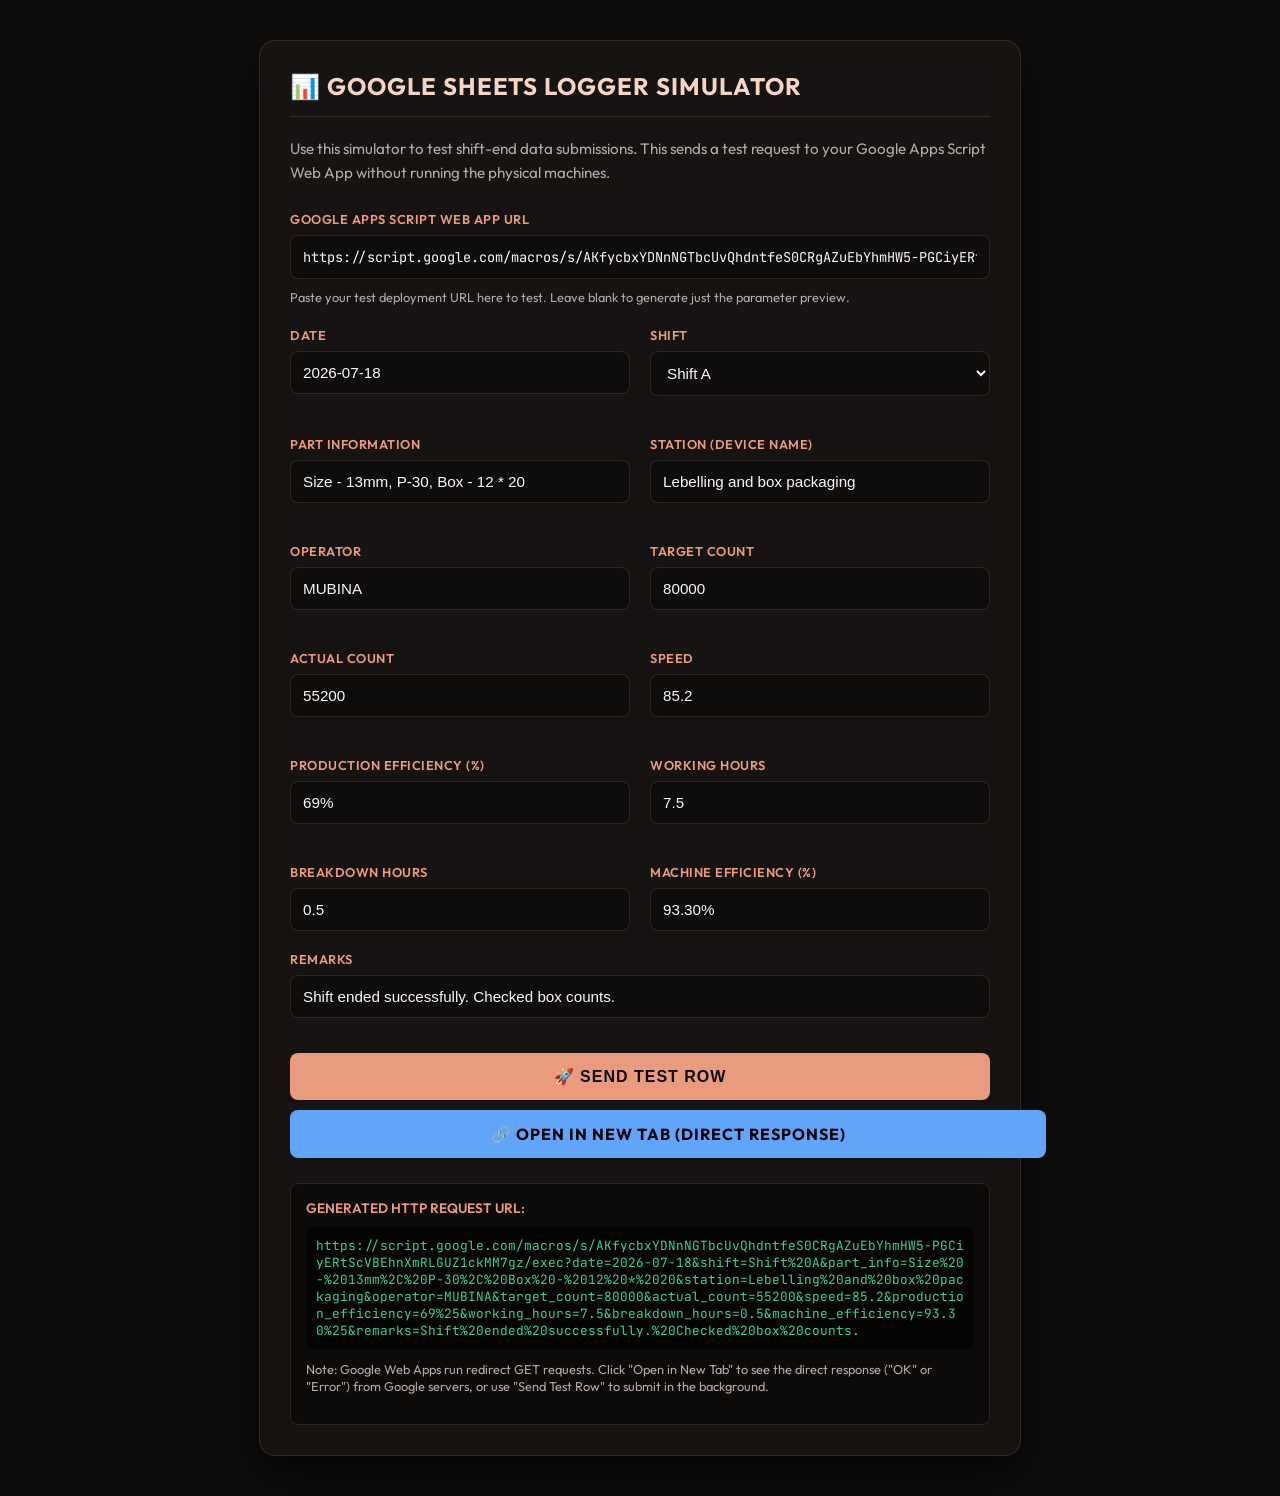
<file: RIPPLE_IOT_MASTER/test_google_sheet.html>
<!DOCTYPE html>
<html lang="en">
<head>
  <meta charset="UTF-8">
  <meta name="viewport" content="width=device-width, initial-scale=1.0">
  <title>Google Sheets Report Simulator</title>
  <link href="https://fonts.googleapis.com/css2?family=Outfit:wght@400;600;800&family=JetBrains+Mono&display=swap" rel="stylesheet">
  <style>
    :root {
      --bg-dark: #0f0d0c;
      --bg-panel: rgba(26, 22, 20, 0.75);
      --accent-peach: #e89b7e;
      --primary-peach: #f5d6c6;
      --text-white: #faf8f7;
      --text-muted: #b5a8a3;
      --border-color: rgba(245, 214, 198, 0.12);
      --radius-md: 16px;
      --font-mono: 'JetBrains Mono', monospace;
    }
    body {
      background-color: var(--bg-dark);
      color: var(--text-white);
      font-family: 'Outfit', sans-serif;
      padding: 40px 20px;
      display: flex;
      flex-direction: column;
      align-items: center;
      min-height: 100vh;
      margin: 0;
    }
    .container {
      width: 100%;
      max-width: 700px;
      background: var(--bg-panel);
      border: 1px solid var(--border-color);
      border-radius: var(--radius-md);
      padding: 30px;
      box-shadow: 0 20px 40px rgba(0,0,0,0.6);
      backdrop-filter: blur(10px);
    }
    h2 {
      margin-top: 0;
      color: var(--primary-peach);
      text-transform: uppercase;
      letter-spacing: 1px;
      font-size: 1.5rem;
      border-bottom: 1px solid var(--border-color);
      padding-bottom: 15px;
      margin-bottom: 20px;
    }
    p.subtitle {
      color: var(--text-muted);
      font-size: 0.95rem;
      line-height: 1.6;
      margin-bottom: 25px;
    }
    .form-group {
      margin-bottom: 20px;
    }
    .form-grid {
      display: grid;
      grid-template-columns: 1fr 1fr;
      gap: 20px;
    }
    @media (max-width: 600px) {
      .form-grid {
        grid-template-columns: 1fr;
      }
    }
    label {
      display: block;
      font-weight: 600;
      margin-bottom: 8px;
      color: var(--accent-peach);
      text-transform: uppercase;
      font-size: 0.8rem;
      letter-spacing: 0.5px;
    }
    input[type="text"],
    input[type="number"],
    select {
      width: 100%;
      background: rgba(0,0,0,0.3);
      border: 1px solid var(--border-color);
      border-radius: 8px;
      color: var(--text-white);
      padding: 12px;
      font-size: 0.95rem;
      outline: none;
      box-sizing: border-box;
      transition: border-color 0.2s;
    }
    input:focus, select:focus {
      border-color: var(--accent-peach);
    }
    .url-input {
      font-family: var(--font-mono);
      font-size: 0.85rem !important;
    }
    .btn-submit {
      background: var(--accent-peach);
      color: var(--bg-dark);
      border: none;
      padding: 14px 28px;
      font-size: 1rem;
      font-weight: 700;
      border-radius: 8px;
      cursor: pointer;
      width: 100%;
      transition: transform 0.2s, opacity 0.2s, background-color 0.2s;
      text-transform: uppercase;
      letter-spacing: 1px;
      margin-top: 15px;
    }
    .btn-submit:hover {
      background-color: var(--primary-peach);
    }
    .btn-submit:active {
      transform: scale(0.99);
    }
    .status-panel {
      margin-top: 25px;
      background: rgba(0,0,0,0.4);
      border: 1px solid var(--border-color);
      border-radius: 8px;
      padding: 15px;
    }
    .status-title {
      font-weight: 600;
      font-size: 0.85rem;
      color: var(--accent-peach);
      text-transform: uppercase;
      margin-bottom: 10px;
    }
    .url-preview {
      font-family: var(--font-mono);
      font-size: 0.8rem;
      word-break: break-all;
      background: rgba(0,0,0,0.6);
      padding: 10px;
      border-radius: 6px;
      color: #34d399;
      margin-top: 8px;
    }
    .info-note {
      font-size: 0.8rem;
      color: var(--text-muted);
      margin-top: 10px;
      line-height: 1.4;
    }
  </style>
</head>
<body>
  <div class="container">
    <h2>📊 Google Sheets Logger Simulator</h2>
    <p class="subtitle">Use this simulator to test shift-end data submissions. This sends a test request to your Google Apps Script Web App without running the physical machines.</p>
    
    <div class="form-group">
      <label for="web-app-url">Google Apps Script Web App URL</label>
      <input type="text" id="web-app-url" class="url-input" placeholder="https://script.google.com/macros/s/.../exec" value="https://script.google.com/macros/s/AKfycbxYDNnNGTbcUvQhdntfeS0CRgAZuEbYhmHW5-PGCiyERtScVBEhnXmRLGUZ1ckMM7gz/exec">
      <p class="info-note">Paste your test deployment URL here to test. Leave blank to generate just the parameter preview.</p>
    </div>
    
    <div class="form-grid">
      <div class="form-group">
        <label for="p-date">Date</label>
        <input type="text" id="p-date" value="2026-07-18">
      </div>
      
      <div class="form-group">
        <label for="p-shift">Shift</label>
        <select id="p-shift">
          <option value="Shift A" selected>Shift A</option>
          <option value="Shift B">Shift B</option>
          <option value="Shift C">Shift C</option>
          <option value="General Shift">General Shift</option>
        </select>
      </div>
      
      <div class="form-group">
        <label for="p-part">Part Information</label>
        <input type="text" id="p-part" value="Size - 13mm, P-30, Box - 12 * 20">
      </div>
      
      <div class="form-group">
        <label for="p-station">Station (Device Name)</label>
        <input type="text" id="p-station" value="Lebelling and box packaging">
      </div>
      
      <div class="form-group">
        <label for="p-operator">Operator</label>
        <input type="text" id="p-operator" value="MUBINA">
      </div>
      
      <div class="form-group">
        <label for="p-target">Target Count</label>
        <input type="number" id="p-target" value="80000">
      </div>
      
      <div class="form-group">
        <label for="p-actual">Actual Count</label>
        <input type="number" id="p-actual" value="55200">
      </div>
      
      <div class="form-group">
        <label for="p-speed">Speed</label>
        <input type="number" id="p-speed" value="85.2" step="0.1">
      </div>
      
      <div class="form-group">
        <label for="p-eff">Production Efficiency (%)</label>
        <input type="text" id="p-eff" value="69%">
      </div>
      
      <div class="form-group">
        <label for="p-working">Working Hours</label>
        <input type="number" id="p-working" value="7.5" step="0.1">
      </div>
      
      <div class="form-group">
        <label for="p-breakdown">Breakdown Hours</label>
        <input type="number" id="p-breakdown" value="0.5" step="0.1">
      </div>
      
      <div class="form-group">
        <label for="p-mach-eff">Machine Efficiency (%)</label>
        <input type="text" id="p-mach-eff" value="93.30%">
      </div>
    </div>
    
    <div class="form-group">
      <label for="p-remarks">Remarks</label>
      <input type="text" id="p-remarks" value="Shift ended successfully. Checked box counts.">
    </div>
    
    <button class="btn-submit" onclick="submitTestData()">🚀 Send Test Row</button>
    <a href="#" id="direct-link-btn" target="_blank" class="btn-submit" style="display: block; text-align: center; text-decoration: none; background: #60a5fa; color: #000; margin-top: 10px;">🔗 Open in New Tab (Direct Response)</a>
    
    <div class="status-panel">
      <div class="status-title">Generated HTTP Request URL:</div>
      <div class="url-preview" id="url-output">https://script.google.com/macros/s/...</div>
      <p class="info-note" style="margin-top: 12px;">Note: Google Web Apps run redirect GET requests. Click "Open in New Tab" to see the direct response ("OK" or "Error") from Google servers, or use "Send Test Row" to submit in the background.</p>
    </div>
  </div>

  <script>
    // Set default date
    document.getElementById('p-date').value = "2026-07-18";

    function buildRequestUrl() {
      const baseUrl = document.getElementById('web-app-url').value.trim() || "https://script.google.com/macros/s/TEST_SCRIPT_ID/exec";
      
      const date = encodeURIComponent(document.getElementById('p-date').value);
      const shift = encodeURIComponent(document.getElementById('p-shift').value);
      const part = encodeURIComponent(document.getElementById('p-part').value);
      const station = encodeURIComponent(document.getElementById('p-station').value);
      const operator = encodeURIComponent(document.getElementById('p-operator').value);
      const target = encodeURIComponent(document.getElementById('p-target').value);
      const actual = encodeURIComponent(document.getElementById('p-actual').value);
      const speed = encodeURIComponent(document.getElementById('p-speed').value);
      const eff = encodeURIComponent(document.getElementById('p-eff').value);
      const working = encodeURIComponent(document.getElementById('p-working').value);
      const breakdown = encodeURIComponent(document.getElementById('p-breakdown').value);
      const machEff = encodeURIComponent(document.getElementById('p-mach-eff').value);
      const remarks = encodeURIComponent(document.getElementById('p-remarks').value);

      let finalUrl = baseUrl;
      if (!finalUrl.includes('?')) {
        finalUrl += '?';
      } else if (!finalUrl.endsWith('&')) {
        finalUrl += '&';
      }

      finalUrl += `date=${date}&shift=${shift}&part_info=${part}&station=${station}&operator=${operator}&target_count=${target}&actual_count=${actual}&speed=${speed}&production_efficiency=${eff}&working_hours=${working}&breakdown_hours=${breakdown}&machine_efficiency=${machEff}&remarks=${remarks}`;
      
      return finalUrl;
    }

    function updatePreview() {
      const url = buildRequestUrl();
      document.getElementById('url-output').innerText = url;
      
      const directLinkBtn = document.getElementById('direct-link-btn');
      if (directLinkBtn) {
        directLinkBtn.href = url;
      }
    }

    // Add event listeners to input elements to update preview dynamically
    const inputs = document.querySelectorAll('input, select');
    inputs.forEach(input => {
      input.addEventListener('input', updatePreview);
      input.addEventListener('change', updatePreview);
    });

    // Initial preview setup
    updatePreview();

    function submitTestData() {
      const url = document.getElementById('web-app-url').value.trim();
      if (!url) {
        alert("Please paste your Google Apps Script Web App URL first!");
        return;
      }
      
      const finalUrl = buildRequestUrl();
      
      // Perform background submission using fetch with no-cors mode to bypass CORS block
      fetch(finalUrl, { mode: 'no-cors' })
        .then(() => {
          alert("🚀 Request sent to script! A new row will appear on your Google Sheet in a few seconds.");
        })
        .catch(err => {
          alert("Error sending request: " + err);
        });
    }
  </script>
</body>
</html>
</file>
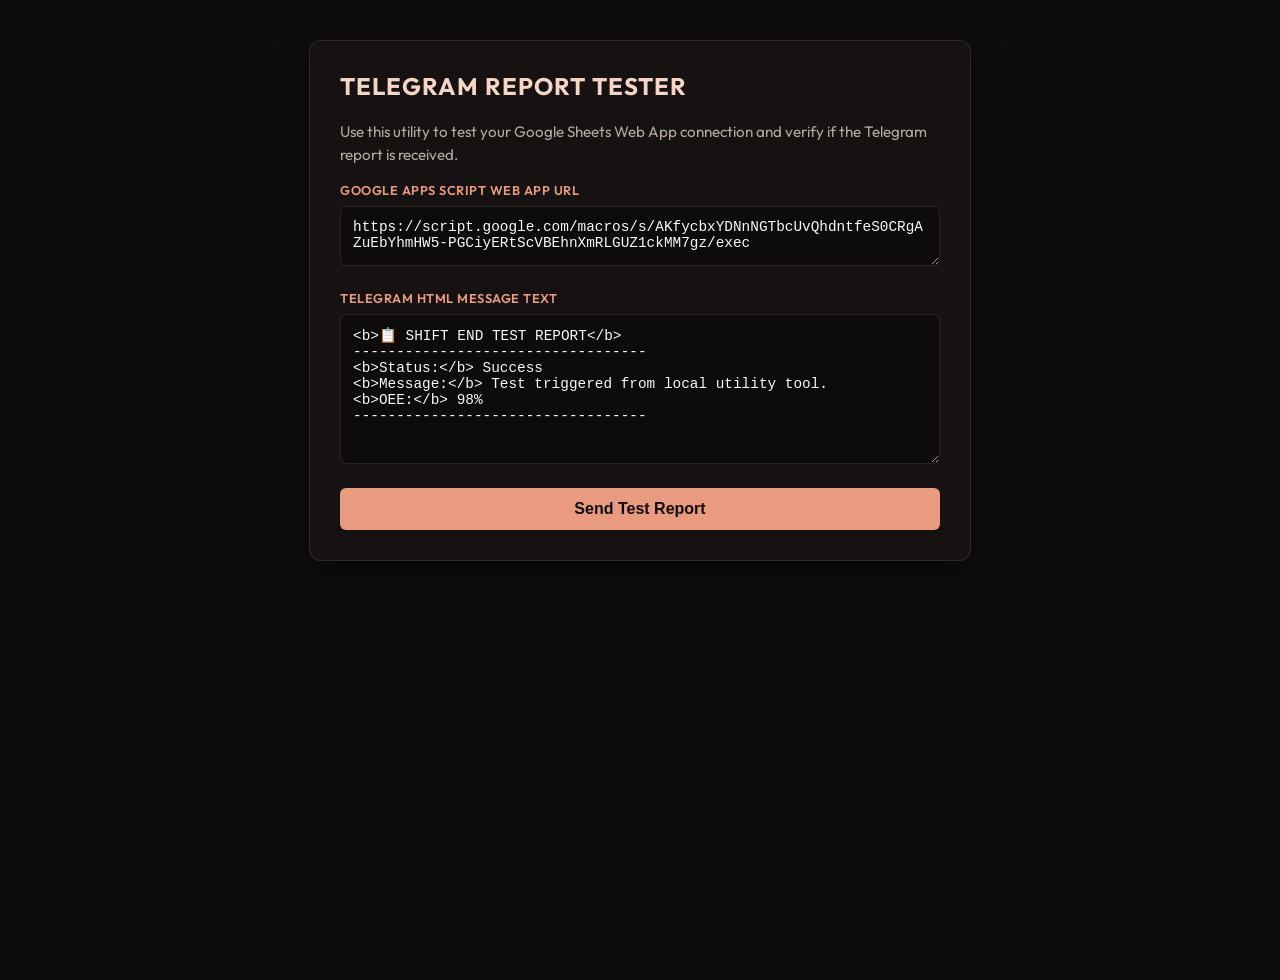
<file: RIPPLE_IOT_MASTER/test_telegram.html>
<!DOCTYPE html>
<html lang="en">
<head>
  <meta charset="UTF-8">
  <meta name="viewport" content="width=device-width, initial-scale=1.0">
  <title>Telegram Report Tester</title>
  <link href="https://fonts.googleapis.com/css2?family=Outfit:wght@400;600;800&family=JetBrains+Mono&display=swap" rel="stylesheet">
  <style>
    :root {
      --bg-dark: #0f0d0c;
      --bg-panel: rgba(26, 22, 20, 0.65);
      --accent-peach: #e89b7e;
      --primary-peach: #f5d6c6;
      --text-white: #faf8f7;
      --text-muted: #b5a8a3;
      --border-color: rgba(245, 214, 198, 0.12);
      --radius-md: 12px;
    }
    body {
      background-color: var(--bg-dark);
      color: var(--text-white);
      font-family: 'Outfit', sans-serif;
      padding: 40px 20px;
      display: flex;
      flex-direction: column;
      align-items: center;
      min-height: 100vh;
      margin: 0;
    }
    .container {
      width: 100%;
      max-width: 600px;
      background: var(--bg-panel);
      border: 1px solid var(--border-color);
      border-radius: var(--radius-md);
      padding: 30px;
      box-shadow: 0 10px 30px rgba(0,0,0,0.5);
    }
    h2 {
      margin-top: 0;
      color: var(--primary-peach);
      text-transform: uppercase;
      letter-spacing: 1px;
    }
    p {
      color: var(--text-muted);
      font-size: 0.95rem;
      line-height: 1.5;
    }
    label {
      display: block;
      font-weight: 600;
      margin-bottom: 8px;
      color: var(--accent-peach);
      text-transform: uppercase;
      font-size: 0.8rem;
      letter-spacing: 0.5px;
    }
    textarea {
      width: 100%;
      height: 150px;
      background: rgba(0,0,0,0.3);
      border: 1px solid var(--border-color);
      border-radius: 6px;
      color: var(--text-white);
      padding: 12px;
      font-family: 'JetBrains+Mono', monospace;
      font-size: 0.9rem;
      outline: none;
      resize: vertical;
      box-sizing: border-box;
      margin-bottom: 20px;
    }
    button {
      background: var(--accent-peach);
      color: var(--bg-dark);
      border: none;
      padding: 12px 24px;
      font-size: 1rem;
      font-weight: 700;
      border-radius: 6px;
      cursor: pointer;
      width: 100%;
      transition: transform 0.2s, opacity 0.2s;
    }
    button:active {
      transform: scale(0.98);
    }
    button:disabled {
      opacity: 0.5;
      cursor: not-allowed;
    }
    .response-box {
      margin-top: 24px;
      background: #000;
      border: 1px solid var(--border-color);
      border-radius: 6px;
      padding: 15px;
      font-family: 'JetBrains+Mono', monospace;
      font-size: 0.85rem;
      overflow-x: auto;
      white-space: pre-wrap;
      display: none;
      color: #38bdf8;
    }
    .response-box.success {
      color: #34d399;
      border-color: rgba(52, 211, 153, 0.3);
    }
    .response-box.error {
      color: #f87171;
      border-color: rgba(248, 113, 113, 0.3);
    }
  </style>
</head>
<body>

  <div class="container">
    <h2>Telegram Report Tester</h2>
    <p>Use this utility to test your Google Sheets Web App connection and verify if the Telegram report is received.</p>
    
    <label for="web-app-url">Google Apps Script Web App URL</label>
    <textarea id="web-app-url" style="height: 60px;">https://script.google.com/macros/s/AKfycbxYDNnNGTbcUvQhdntfeS0CRgAZuEbYhmHW5-PGCiyERtScVBEhnXmRLGUZ1ckMM7gz/exec</textarea>

    <label for="telegram-text">Telegram HTML Message Text</label>
    <textarea id="telegram-text"><b>📋 SHIFT END TEST REPORT</b>
----------------------------------
<b>Status:</b> Success
<b>Message:</b> Test triggered from local utility tool.
<b>OEE:</b> 98%
----------------------------------</textarea>

    <button id="send-btn" onclick="sendTestReport()">Send Test Report</button>
    
    <div id="response" class="response-box"></div>
  </div>

  <script>
    async function sendTestReport() {
      const url = document.getElementById('web-app-url').value.trim();
      const text = document.getElementById('telegram-text').value;
      const btn = document.getElementById('send-btn');
      const respBox = document.getElementById('response');
      
      btn.disabled = true;
      btn.innerText = 'Sending...';
      respBox.style.display = 'block';
      respBox.className = 'response-box';
      respBox.innerText = 'Sending POST request to Google Apps Script...';
      
      const payload = {
        action: "send_email_report",
        telegram_text: text,
        shift_info: {
          date: new Date().toISOString().split('T')[0],
          shift: "Shift A",
          cup_size: "9mm",
          pouch_qty: 10,
          outer_box: "10_12_48",
          supervisor: "Test Supervisor",
          maintenance: "None"
        },
        stations: [
          { id: "st-01", name: "Test Pressing", operator: "Test Op", target: 50000, actual: 48000, rejections: 100, net: 47900, speed: 65, working_hrs: 7.5, breakdown_hrs: 0.5, prod_efficiency: 96, machine_efficiency: 93, bd_reason: "" }
        ],
        metrics: {
          availability: 93.3,
          performance: 96.0,
          overall_prod_eff: 95.8,
          overall_mach_eff: 93.3,
          overall_oee: 92
        }
      };

      try {
        const response = await fetch(url, {
          method: "POST",
          body: JSON.stringify(payload)
        });
        
        const data = await response.json();
        
        if (data.status === 'success') {
          respBox.className = 'response-box success';
          respBox.innerText = `Success!\nResponse from Google Script:\n${JSON.stringify(data, null, 2)}`;
        } else {
          respBox.className = 'response-box error';
          respBox.innerText = `Error returned from Google Script:\n${JSON.stringify(data, null, 2)}`;
        }
      } catch (err) {
        respBox.className = 'response-box error';
        respBox.innerText = `Network Error (Could not reach Google Apps Script):\n${err.message}\n\nNote: If you get a CORS block in console, check if the deployment was compiled correctly.`;
      } finally {
        btn.disabled = false;
        btn.innerText = 'Send Test Report';
      }
    }
  </script>

</body>
</html>
</file>
<file: style.css>
/* ==========================================================================
   BLUE-TONED CYBER-INDUSTRIAL DESIGN SYSTEM (HMI/SCADA style)
   ========================================================================== */

:root {
  /* Color Palette (Deep Blues & Neons) */
  --bg-dark-sky: #070b19;
  --bg-deep-blue: #0b1126;
  --bg-card: rgba(16, 26, 56, 0.55);
  --bg-card-hover: rgba(22, 36, 76, 0.75);
  --bg-input: #121c3d;
  
  --border-color: rgba(65, 105, 225, 0.2);
  --border-color-glow: rgba(0, 180, 216, 0.45);
  
  /* Brand Theme Colors */
  --cyan-neon: #00b4d8;
  --cyan-neon-glow: rgba(0, 180, 216, 0.3);
  --blue-neon: #3b82f6;
  --blue-neon-glow: rgba(59, 130, 246, 0.35);
  
  /* Status Color Mappings */
  --status-green: #10b981;
  --status-green-glow: rgba(16, 185, 129, 0.3);
  --status-orange: #f59e0b;
  --status-orange-glow: rgba(245, 158, 11, 0.3);
  --status-red: #ef4444;
  --status-red-glow: rgba(239, 68, 68, 0.4);
  
  /* Typography and Layout constants */
  --font-sans: 'Outfit', -apple-system, BlinkMacSystemFont, "Segoe UI", Roboto, sans-serif;
  --font-mono: 'JetBrains Mono', monospace;
  --transition-speed: 0.25s;
  --border-radius: 12px;
}

/* Base resets & general scrollbars */
* {
  margin: 0;
  padding: 0;
  box-sizing: border-box;
}

body {
  font-family: var(--font-sans);
  background: radial-gradient(circle at 50% 50%, var(--bg-deep-blue) 0%, var(--bg-dark-sky) 100%);
  color: #f1f5f9;
  min-height: 100vh;
  display: flex;
  flex-direction: column;
  overflow-x: hidden;
}

/* Scrollbar styling */
::-webkit-scrollbar {
  width: 6px;
  height: 6px;
}
::-webkit-scrollbar-track {
  background: rgba(11, 17, 38, 0.5);
}
::-webkit-scrollbar-thumb {
  background: var(--blue-neon);
  border-radius: 3px;
}
::-webkit-scrollbar-thumb:hover {
  background: var(--cyan-neon);
}

/* ==========================================================================
   LAYOUT STRUCTURE
   ========================================================================== */

.hmi-container {
  display: flex;
  flex-direction: column;
  height: 100vh;
  width: 100vw;
  padding: 1rem;
  gap: 1rem;
}

/* ==========================================================================
   HEADER SECTION
   ========================================================================== */

.hmi-header {
  display: flex;
  justify-content: space-between;
  align-items: center;
  padding: 0.75rem 1.5rem;
  background: rgba(11, 17, 38, 0.85);
  border: 1px solid var(--border-color);
  border-radius: var(--border-radius);
  box-shadow: 0 4px 20px rgba(0, 0, 0, 0.4);
  backdrop-filter: blur(10px);
  z-index: 10;
  height: 70px;
}

.header-left {
  display: flex;
  align-items: center;
  gap: 0.85rem;
}

.company-logo {
  display: flex;
  align-items: center;
  justify-content: center;
  width: 40px;
  height: 40px;
  background: linear-gradient(135deg, var(--blue-neon) 0%, var(--cyan-neon) 100%);
  border-radius: 8px;
  color: #fff;
  box-shadow: 0 0 15px rgba(0, 180, 216, 0.4);
  animation: logoPulse 4s infinite alternate;
}

.logo-icon {
  width: 24px;
  height: 24px;
}

.company-brand h1 {
  font-size: 1.35rem;
  font-weight: 800;
  letter-spacing: 1.5px;
  line-height: 1.1;
  background: linear-gradient(135deg, #fff 0%, #b3c5ff 100%);
  -webkit-background-clip: text;
  -webkit-text-fill-color: transparent;
}

.brand-tag {
  font-size: 0.6rem;
  font-weight: 700;
  letter-spacing: 2px;
  color: var(--cyan-neon);
}

.header-center {
  display: flex;
  justify-content: center;
}

.machine-status-tag {
  display: flex;
  align-items: center;
  gap: 8px;
  padding: 0.45rem 1.25rem;
  background: rgba(0, 180, 216, 0.08);
  border: 1px solid rgba(0, 180, 216, 0.3);
  border-radius: 20px;
  color: #fff;
  font-size: 0.85rem;
  font-weight: 700;
  letter-spacing: 1.5px;
  box-shadow: 0 0 10px rgba(0, 180, 216, 0.05);
  transition: all var(--transition-speed) ease;
}

.status-pulse {
  width: 8px;
  height: 8px;
  border-radius: 50%;
}

.pulse-running {
  background: var(--status-green);
  box-shadow: 0 0 8px var(--status-green);
  animation: alarmPulseGreen 1.5s infinite;
}

.pulse-breakdown {
  background: var(--status-red);
  box-shadow: 0 0 8px var(--status-red);
  animation: alarmPulseRed 0.8s infinite;
}

.pulse-idle {
  background: var(--status-orange);
  box-shadow: 0 0 8px var(--status-orange);
  animation: alarmPulseOrange 1.8s infinite;
}

.header-right {
  display: flex;
  align-items: center;
}

.header-datetime {
  display: flex;
  align-items: center;
  gap: 0.75rem;
  font-size: 0.85rem;
  color: #94a3b8;
  background: rgba(0, 0, 0, 0.25);
  padding: 0.45rem 1rem;
  border-radius: 8px;
  border: 1px solid rgba(255, 255, 255, 0.05);
}

.datetime-item {
  display: flex;
  align-items: center;
  gap: 6px;
}

.dt-icon {
  width: 14px;
  height: 14px;
  color: var(--cyan-neon);
}

.datetime-separator {
  color: rgba(255, 255, 255, 0.15);
}

/* ==========================================================================
   BODY & OPERATOR BAR
   ========================================================================== */

.hmi-body {
  flex: 1;
  display: flex;
  flex-direction: column;
  gap: 0.85rem;
  min-height: 0;
}

.hmi-operator-bar {
  display: flex;
  justify-content: space-between;
  align-items: center;
  background: rgba(16, 26, 56, 0.35);
  border: 1px solid rgba(65, 105, 225, 0.12);
  border-radius: 8px;
  padding: 0.5rem 1.25rem;
  backdrop-filter: blur(5px);
}

.operator-profile {
  display: flex;
  align-items: center;
  gap: 0.75rem;
}

.operator-profile .avatar {
  display: flex;
  align-items: center;
  justify-content: center;
  width: 32px;
  height: 32px;
  background: rgba(59, 130, 246, 0.15);
  border: 1px solid rgba(59, 130, 246, 0.4);
  border-radius: 50%;
  color: var(--cyan-neon);
}

.operator-profile .avatar svg {
  width: 16px;
  height: 16px;
}

.operator-details {
  display: flex;
  flex-direction: column;
}

.operator-details .label {
  font-size: 0.55rem;
  font-weight: 700;
  letter-spacing: 1px;
  color: #64748b;
}

.operator-details .value {
  font-size: 0.9rem;
  font-weight: 600;
  color: #e2e8f0;
}

.system-status-indicator {
  display: flex;
  align-items: center;
  gap: 10px;
}

.status-indicator-label {
  font-size: 0.7rem;
  font-weight: 700;
  letter-spacing: 1px;
  color: #64748b;
}

.status-pill {
  display: flex;
  align-items: center;
  gap: 6px;
  padding: 0.35rem 0.95rem;
  border-radius: 12px;
  font-size: 0.75rem;
  font-weight: 700;
  letter-spacing: 1px;
  box-shadow: inset 0 1px 3px rgba(0,0,0,0.2);
}

.status-pill .status-dot {
  width: 6px;
  height: 6px;
  border-radius: 50%;
}

.status-running {
  background: rgba(16, 185, 129, 0.12);
  border: 1px solid rgba(16, 185, 129, 0.4);
  color: var(--status-green);
}
.status-running .status-dot {
  background: var(--status-green);
  box-shadow: 0 0 6px var(--status-green);
}

.status-breakdown {
  background: rgba(239, 68, 68, 0.12);
  border: 1px solid rgba(239, 68, 68, 0.4);
  color: var(--status-red);
  animation: alarmBorderFlash 1s infinite alternate;
}
.status-breakdown .status-dot {
  background: var(--status-red);
  box-shadow: 0 0 6px var(--status-red);
}

.status-idle {
  background: rgba(245, 158, 11, 0.12);
  border: 1px solid rgba(245, 158, 11, 0.4);
  color: var(--status-orange);
}
.status-idle .status-dot {
  background: var(--status-orange);
  box-shadow: 0 0 6px var(--status-orange);
}

/* ==========================================================================
   PRIMARY TELEMETRY GRID
   ========================================================================== */

.hmi-grid {
  flex: 1;
  display: flex;
  flex-direction: column;
  gap: 0.85rem;
  min-height: 0;
}

.telemetry-cards {
  display: grid;
  grid-template-columns: repeat(5, 1fr);
  gap: 0.85rem;
}

.t-card {
  position: relative;
  background: var(--bg-card);
  border: 1px solid var(--border-color);
  border-radius: var(--border-radius);
  padding: 0.95rem 1.1rem;
  overflow: hidden;
  box-shadow: 0 4px 10px rgba(0,0,0,0.15);
  backdrop-filter: blur(10px);
  transition: transform var(--transition-speed) ease,
              border-color var(--transition-speed) ease,
              background var(--transition-speed) ease,
              box-shadow var(--transition-speed) ease;
}

.t-card:hover {
  transform: translateY(-2px);
  border-color: var(--border-color-glow);
  background: var(--bg-card-hover);
  box-shadow: 0 8px 20px rgba(0, 180, 216, 0.15);
}

.card-edge-glow {
  position: absolute;
  top: 0;
  left: 0;
  width: 100%;
  height: 3px;
  background: linear-gradient(90deg, var(--blue-neon) 0%, var(--cyan-neon) 100%);
  opacity: 0.85;
}

/* Theme accent variance based on specific cards */
.count-card .card-edge-glow { background: linear-gradient(90deg, #3b82f6, #60a5fa); }
.total-card .card-edge-glow { background: linear-gradient(90deg, #10b981, #34d399); }
.target-card .card-edge-glow { background: linear-gradient(90deg, #a855f7, #c084fc); }
.speed-card .card-edge-glow { background: linear-gradient(90deg, #00b4d8, #90e0ef); }
.breakdown-card .card-edge-glow { background: var(--status-red); }

/* Custom red breakdown alert state styles */
.t-card.alarm-active {
  border-color: rgba(239, 68, 68, 0.45);
  background: rgba(239, 68, 68, 0.08);
  box-shadow: 0 0 15px rgba(239, 68, 68, 0.25);
  animation: cardAlarmPulse 1.5s infinite alternate;
}
.t-card.alarm-active .card-edge-glow {
  background: var(--status-red);
}

.card-header {
  display: flex;
  justify-content: space-between;
  align-items: center;
  margin-bottom: 0.55rem;
}

.card-title {
  font-size: 0.72rem;
  font-weight: 800;
  letter-spacing: 1.2px;
  color: #94a3b8;
  text-transform: uppercase;
}

.card-icon {
  display: flex;
  align-items: center;
  justify-content: center;
  width: 26px;
  height: 26px;
  background: rgba(255, 255, 255, 0.03);
  border: 1px solid rgba(255, 255, 255, 0.06);
  border-radius: 6px;
  color: var(--cyan-neon);
}

.count-card .card-icon { color: #60a5fa; }
.total-card .card-icon { color: #34d399; }
.target-card .card-icon { color: #c084fc; }
.speed-card .card-icon { color: #00b4d8; }
.breakdown-card .card-icon { color: var(--status-red); }

.card-icon svg {
  width: 14px;
  height: 14px;
}

.card-body {
  display: flex;
  flex-direction: column;
  justify-content: space-between;
}

.value-container {
  display: flex;
  align-items: baseline;
  gap: 5px;
}

.value-number {
  font-size: 2.2rem;
  font-weight: 800;
  color: #fff;
  letter-spacing: -0.5px;
  line-height: 1.1;
  text-shadow: 0 0 8px rgba(255,255,255,0.05);
}

.breakdown-card .value-number {
  font-size: 2rem;
  color: var(--status-red);
  text-shadow: 0 0 10px rgba(239, 68, 68, 0.3);
}

.value-number.status-normal {
  color: #64748b !important;
  text-shadow: none !important;
}

.value-unit {
  font-size: 0.85rem;
  font-weight: 600;
  color: #64748b;
  text-transform: uppercase;
}

.card-footer-info {
  font-size: 0.65rem;
  color: #475569;
  margin-top: 0.45rem;
  font-weight: 500;
}

/* Progress bar container (Target card) */
.progress-container {
  margin-top: 0.55rem;
  display: flex;
  flex-direction: column;
  gap: 4px;
}

.progress-bar-bg {
  width: 100%;
  height: 5px;
  background: rgba(255,255,255,0.05);
  border-radius: 3px;
  overflow: hidden;
}

.progress-bar-fill {
  height: 100%;
  background: linear-gradient(90deg, #a855f7 0%, #c084fc 100%);
  border-radius: 3px;
  box-shadow: 0 0 8px rgba(192, 132, 252, 0.6);
  transition: width 0.8s cubic-bezier(0.16, 1, 0.3, 1);
}

.progress-labels {
  display: flex;
  justify-content: space-between;
  font-size: 0.65rem;
  font-weight: 700;
}

.progress-percentage {
  color: #c084fc;
}

.progress-remaining {
  color: #64748b;
}

/* Speedometer layout */
.speedometer-layout {
  display: flex;
  align-items: center;
  justify-content: space-between;
}

.speed-gauge-wrapper {
  width: 55px;
  height: 32px;
  display: flex;
  align-items: flex-end;
}

.gauge-svg {
  width: 100%;
  height: 100%;
}

/* ==========================================================================
   VISUAL ANALYTICS & CONTROL CENTER
   ========================================================================== */

.visual-analytics {
  flex: 1;
  display: grid;
  grid-template-columns: 1.3fr 1fr;
  gap: 0.85rem;
  min-height: 0;
}

.hmi-panel {
  display: flex;
  flex-direction: column;
  background: var(--bg-card);
  border: 1px solid var(--border-color);
  border-radius: var(--border-radius);
  box-shadow: 0 8px 24px rgba(0, 0, 0, 0.3);
  backdrop-filter: blur(10px);
  overflow: hidden;
}

.panel-header {
  display: flex;
  justify-content: space-between;
  align-items: center;
  padding: 0.75rem 1.25rem;
  border-bottom: 1px solid var(--border-color);
  background: rgba(11, 17, 38, 0.7);
}

.panel-header h3 {
  font-size: 0.85rem;
  font-weight: 800;
  letter-spacing: 1px;
  color: var(--cyan-neon);
}

.legend {
  display: flex;
  align-items: center;
  gap: 6px;
  font-size: 0.72rem;
  color: #94a3b8;
}

.legend-dot {
  width: 6px;
  height: 6px;
  border-radius: 50%;
}

.bg-cyan {
  background: var(--cyan-neon);
  box-shadow: 0 0 6px var(--cyan-neon);
}

.panel-body {
  flex: 1;
  min-height: 0;
  padding: 1rem;
}

/* Chart block */
.chart-body {
  display: flex;
  align-items: center;
  justify-content: center;
  position: relative;
}

#live-telemetry-chart {
  width: 100%;
  height: 100%;
  display: block;
}

/* Controls block */
.console-body {
  display: flex;
  flex-direction: column;
  gap: 0.85rem;
  padding: 0.85rem;
}

.console-controls {
  display: flex;
  flex-direction: column;
  gap: 0.65rem;
}

.control-row {
  display: grid;
  grid-template-columns: 140px 1fr;
  align-items: center;
  gap: 10px;
}

.control-row label {
  font-size: 0.72rem;
  font-weight: 700;
  letter-spacing: 0.5px;
  color: #94a3b8;
  text-transform: uppercase;
}

.control-row input[type="text"],
.control-row input[type="number"] {
  background: var(--bg-input);
  border: 1px solid var(--border-color);
  border-radius: 6px;
  padding: 0.35rem 0.65rem;
  color: #fff;
  font-family: var(--font-sans);
  font-size: 0.8rem;
  font-weight: 500;
  outline: none;
  transition: all var(--transition-speed) ease;
}

.control-row input[type="text"]:focus,
.control-row input[type="number"]:focus {
  border-color: var(--cyan-neon);
  box-shadow: 0 0 8px rgba(0, 180, 216, 0.25);
}

.slider-wrapper {
  display: flex;
  align-items: center;
  gap: 10px;
}

.slider-wrapper input[type="range"] {
  flex: 1;
  accent-color: var(--cyan-neon);
  cursor: pointer;
}

.slider-wrapper span {
  font-size: 0.8rem;
  font-weight: 700;
  color: var(--cyan-neon);
  min-width: 25px;
  text-align: right;
}

/* Action Buttons */
.action-buttons {
  display: grid;
  grid-template-columns: 1.2fr 1fr 1fr;
  gap: 6px;
  margin-top: 0.45rem;
}

.hmi-btn {
  display: flex;
  align-items: center;
  justify-content: center;
  gap: 6px;
  padding: 0.55rem 0.65rem;
  border-radius: 6px;
  font-size: 0.72rem;
  font-weight: 700;
  letter-spacing: 0.5px;
  cursor: pointer;
  border: 1px solid transparent;
  outline: none;
  text-transform: uppercase;
  transition: all var(--transition-speed) ease;
}

.btn-icon {
  width: 12px;
  height: 12px;
}

.btn-warning {
  background: rgba(239, 68, 68, 0.15);
  border-color: rgba(239, 68, 68, 0.4);
  color: #ef4444;
}
.btn-warning:hover {
  background: var(--status-red);
  color: #fff;
  box-shadow: 0 0 12px rgba(239, 68, 68, 0.35);
}

.btn-success {
  background: rgba(16, 185, 129, 0.15);
  border-color: rgba(16, 185, 129, 0.4);
  color: #10b981;
}
.btn-success:hover {
  background: var(--status-green);
  color: #fff;
  box-shadow: 0 0 12px rgba(16, 185, 129, 0.35);
}

.btn-primary {
  background: rgba(59, 130, 246, 0.15);
  border-color: rgba(59, 130, 246, 0.4);
  color: #3b82f6;
}
.btn-primary:hover {
  background: var(--blue-neon);
  color: #fff;
  box-shadow: 0 0 12px rgba(59, 130, 246, 0.35);
}

.hmi-btn:active {
  transform: scale(0.97);
}

/* Console logs area */
.console-logs {
  flex: 1;
  display: flex;
  flex-direction: column;
  background: rgba(0, 0, 0, 0.3);
  border: 1px solid rgba(255, 255, 255, 0.05);
  border-radius: 6px;
  min-height: 120px;
  overflow: hidden;
}

.log-header {
  display: flex;
  justify-content: space-between;
  align-items: center;
  background: rgba(0,0,0,0.4);
  padding: 0.35rem 0.75rem;
  border-bottom: 1px solid rgba(255, 255, 255, 0.05);
  font-size: 0.65rem;
  font-weight: 700;
  letter-spacing: 0.8px;
  color: #64748b;
}

.log-header button {
  background: none;
  border: none;
  color: #64748b;
  cursor: pointer;
  font-size: 0.6rem;
  font-weight: 700;
  text-transform: uppercase;
}
.log-header button:hover {
  color: var(--cyan-neon);
}

.log-list {
  flex: 1;
  padding: 0.5rem;
  overflow-y: auto;
  display: flex;
  flex-direction: column;
  gap: 4px;
}

.log-item {
  font-size: 0.68rem;
  color: #94a3b8;
  line-height: 1.3;
  word-break: break-all;
}

.log-item.log-error {
  color: var(--status-red);
  font-weight: 600;
}

.log-item.log-success {
  color: var(--status-green);
}

.log-item.log-warning {
  color: var(--status-orange);
}

/* ==========================================================================
   FOOTER SECTION
   ========================================================================== */

.hmi-footer {
  display: flex;
  justify-content: space-between;
  align-items: center;
  padding: 0.65rem 1.25rem;
  background: rgba(11, 17, 38, 0.8);
  border: 1px solid var(--border-color);
  border-radius: var(--border-radius);
  box-shadow: 0 -4px 15px rgba(0, 0, 0, 0.2);
  height: 45px;
}

.footer-left {
  font-size: 0.72rem;
  color: #94a3b8;
  letter-spacing: 0.5px;
}

.rion-text {
  color: var(--cyan-neon);
  font-weight: 700;
  letter-spacing: 1px;
}

.footer-center {
  display: flex;
  align-items: center;
  gap: 1rem;
}

.contact-item {
  display: flex;
  align-items: center;
  gap: 6px;
  font-size: 0.72rem;
  color: #94a3b8;
}

.footer-icon {
  width: 12px;
  height: 12px;
  color: var(--cyan-neon);
}

.contact-value a {
  color: var(--cyan-neon);
  text-decoration: none;
  font-weight: 600;
}
.contact-value a:hover {
  text-decoration: underline;
}

.footer-separator {
  color: rgba(255, 255, 255, 0.15);
  font-size: 0.8rem;
}

.footer-right {
  font-size: 0.68rem;
  color: #64748b;
  letter-spacing: 0.5px;
}

/* ==========================================================================
   KEYFRAME ANIMATIONS
   ========================================================================== */

@keyframes logoPulse {
  0% { box-shadow: 0 0 10px rgba(0, 180, 216, 0.4); }
  100% { box-shadow: 0 0 20px rgba(0, 180, 216, 0.75); }
}

@keyframes alarmPulseGreen {
  0% { box-shadow: 0 0 0 0 rgba(16, 185, 129, 0.5); }
  70% { box-shadow: 0 0 0 8px rgba(16, 185, 129, 0); }
  100% { box-shadow: 0 0 0 0 rgba(16, 185, 129, 0); }
}

@keyframes alarmPulseRed {
  0% { box-shadow: 0 0 0 0 rgba(239, 68, 68, 0.6); }
  70% { box-shadow: 0 0 0 10px rgba(239, 68, 68, 0); }
  100% { box-shadow: 0 0 0 0 rgba(239, 68, 68, 0); }
}

@keyframes alarmPulseOrange {
  0% { box-shadow: 0 0 0 0 rgba(245, 158, 11, 0.5); }
  70% { box-shadow: 0 0 0 8px rgba(245, 158, 11, 0); }
  100% { box-shadow: 0 0 0 0 rgba(245, 158, 11, 0); }
}

@keyframes alarmBorderFlash {
  0% { border-color: rgba(239, 68, 68, 0.3); }
  100% { border-color: rgba(239, 68, 68, 0.85); box-shadow: 0 0 8px rgba(239, 68, 68, 0.25); }
}

@keyframes cardAlarmPulse {
  0% { background: rgba(239, 68, 68, 0.04); }
  100% { background: rgba(239, 68, 68, 0.12); }
}

/* Responsive Overrides */
@media (max-width: 1200px) {
  .telemetry-cards {
    grid-template-columns: repeat(3, 1fr);
  }
  .breakdown-card {
    grid-column: span 1;
  }
  .visual-analytics {
    grid-template-columns: 1fr;
  }
}

@media (max-width: 768px) {
  .hmi-container {
    height: auto;
    overflow-y: auto;
  }
  .hmi-header {
    flex-direction: column;
    height: auto;
    gap: 8px;
    padding: 0.75rem;
  }
  .telemetry-cards {
    grid-template-columns: 1fr 1fr;
  }
  .visual-analytics {
    grid-template-columns: 1fr;
  }
  .hmi-footer {
    flex-direction: column;
    height: auto;
    gap: 8px;
  }
}
</file>
